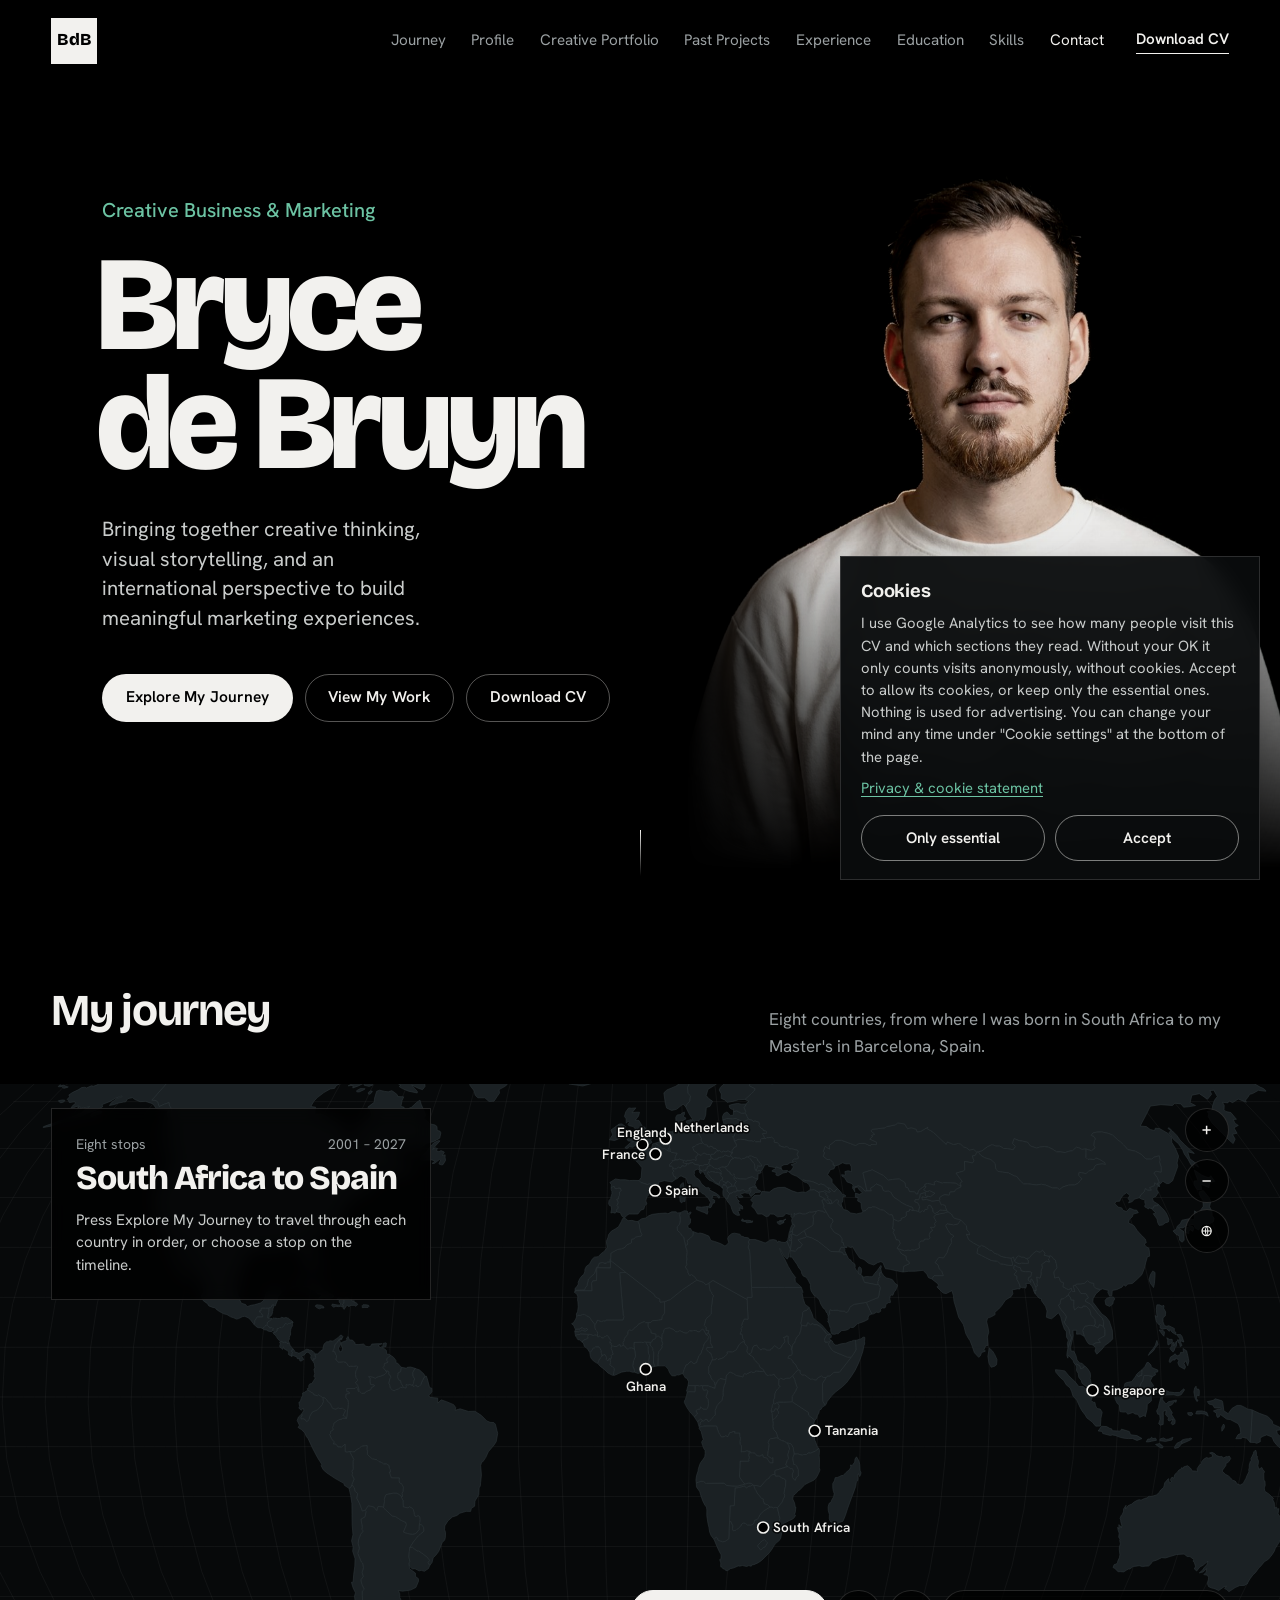
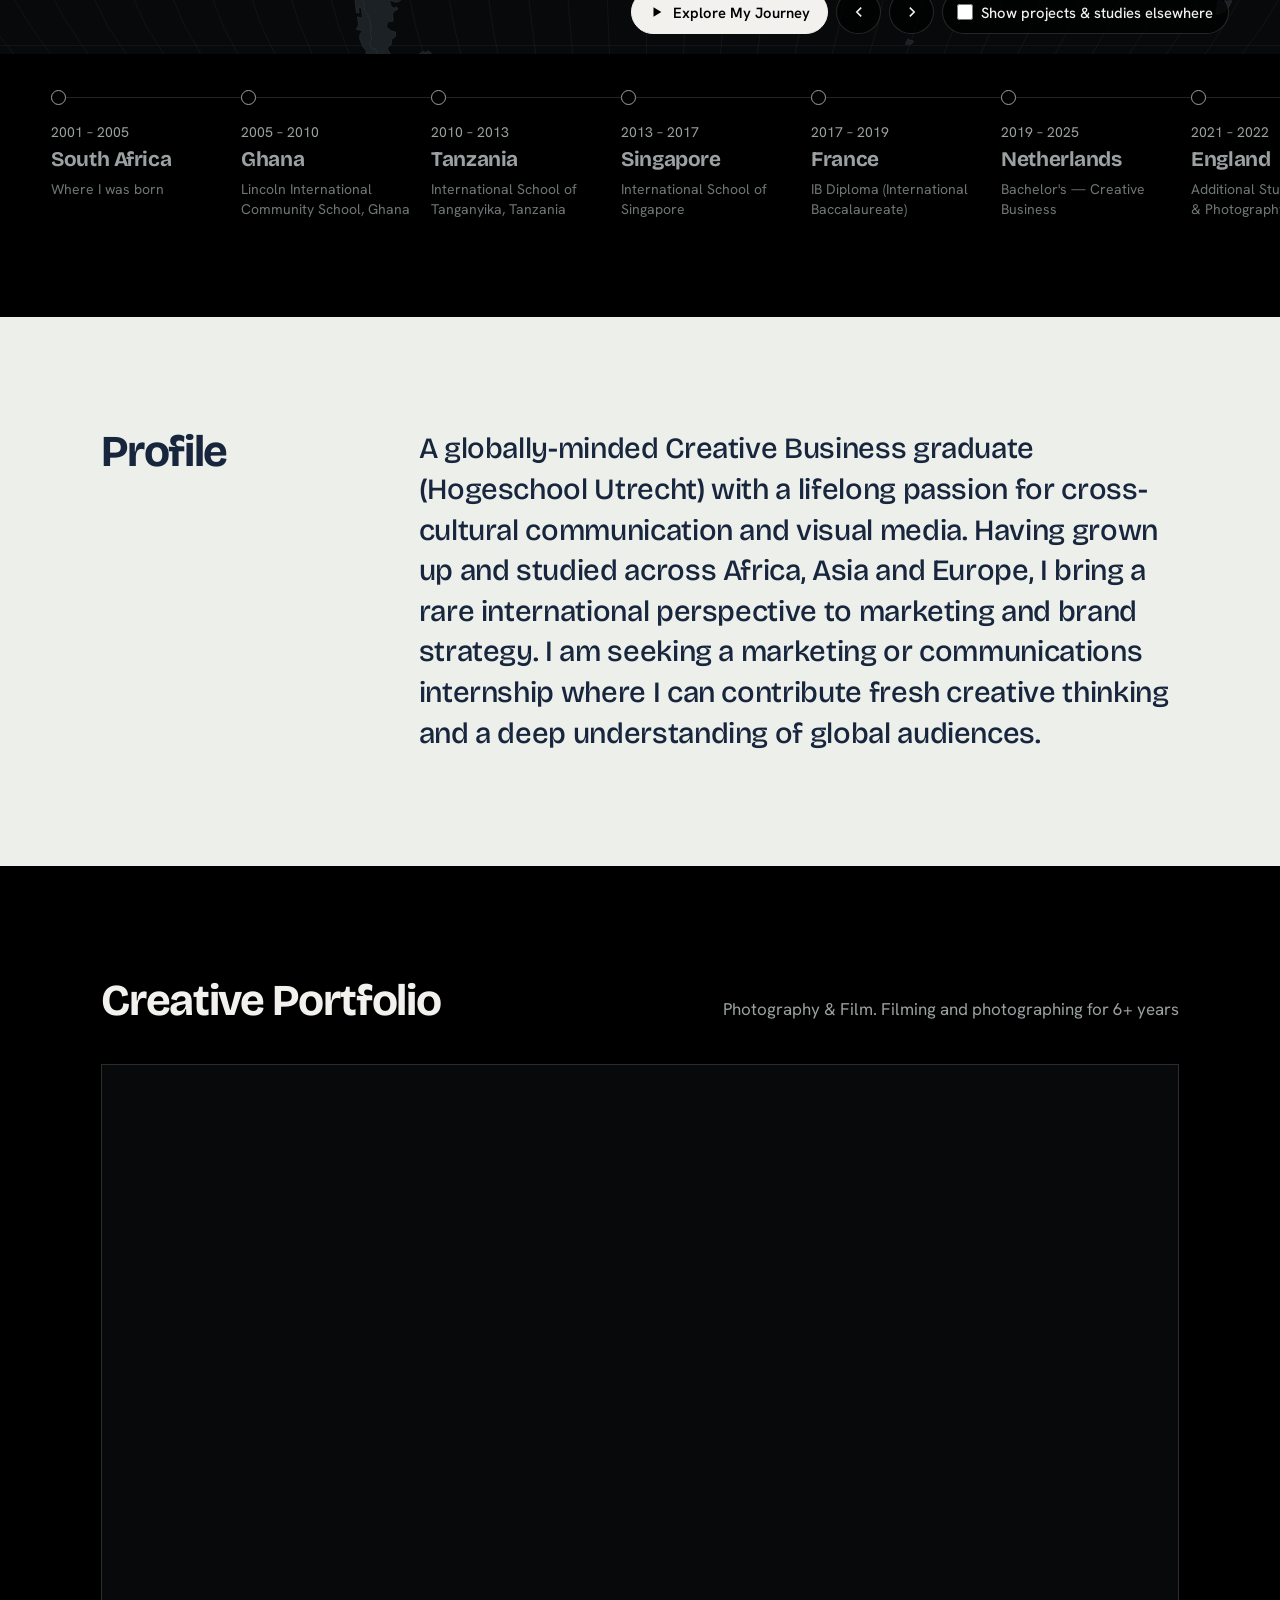
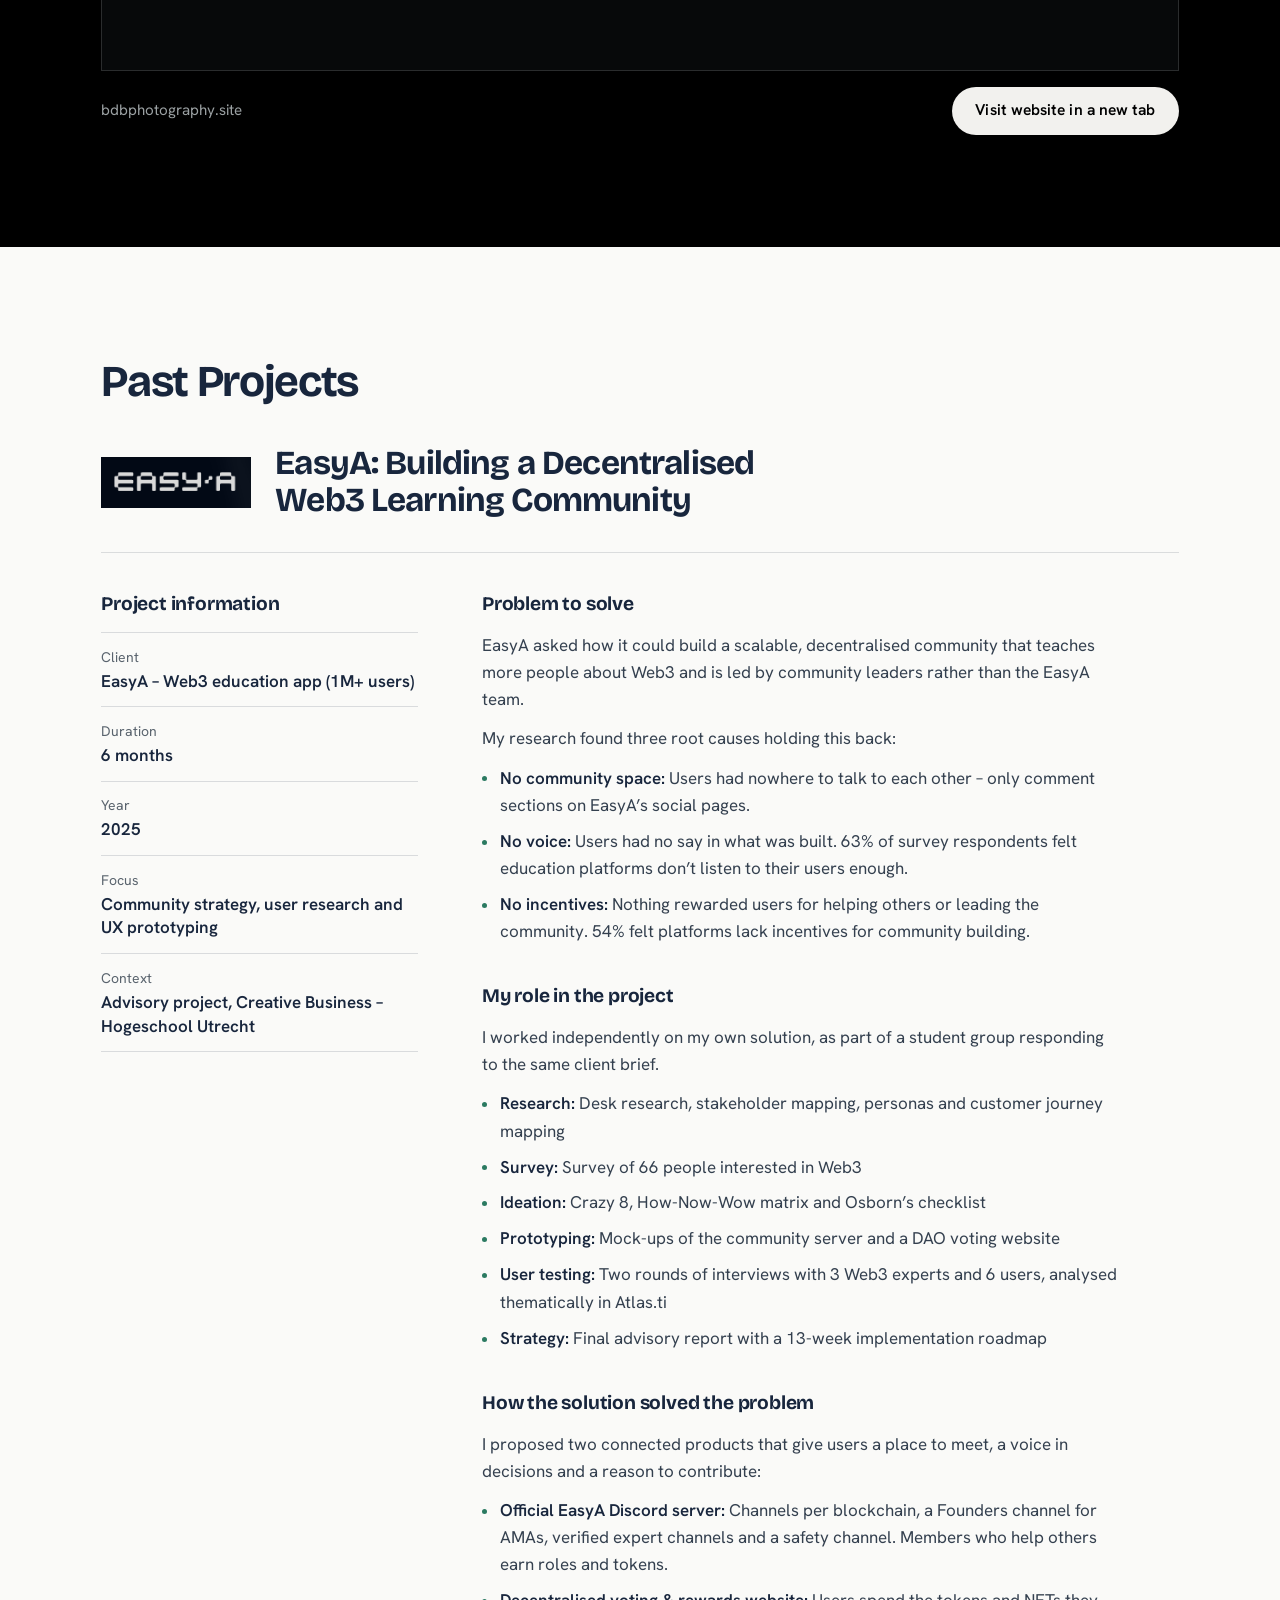
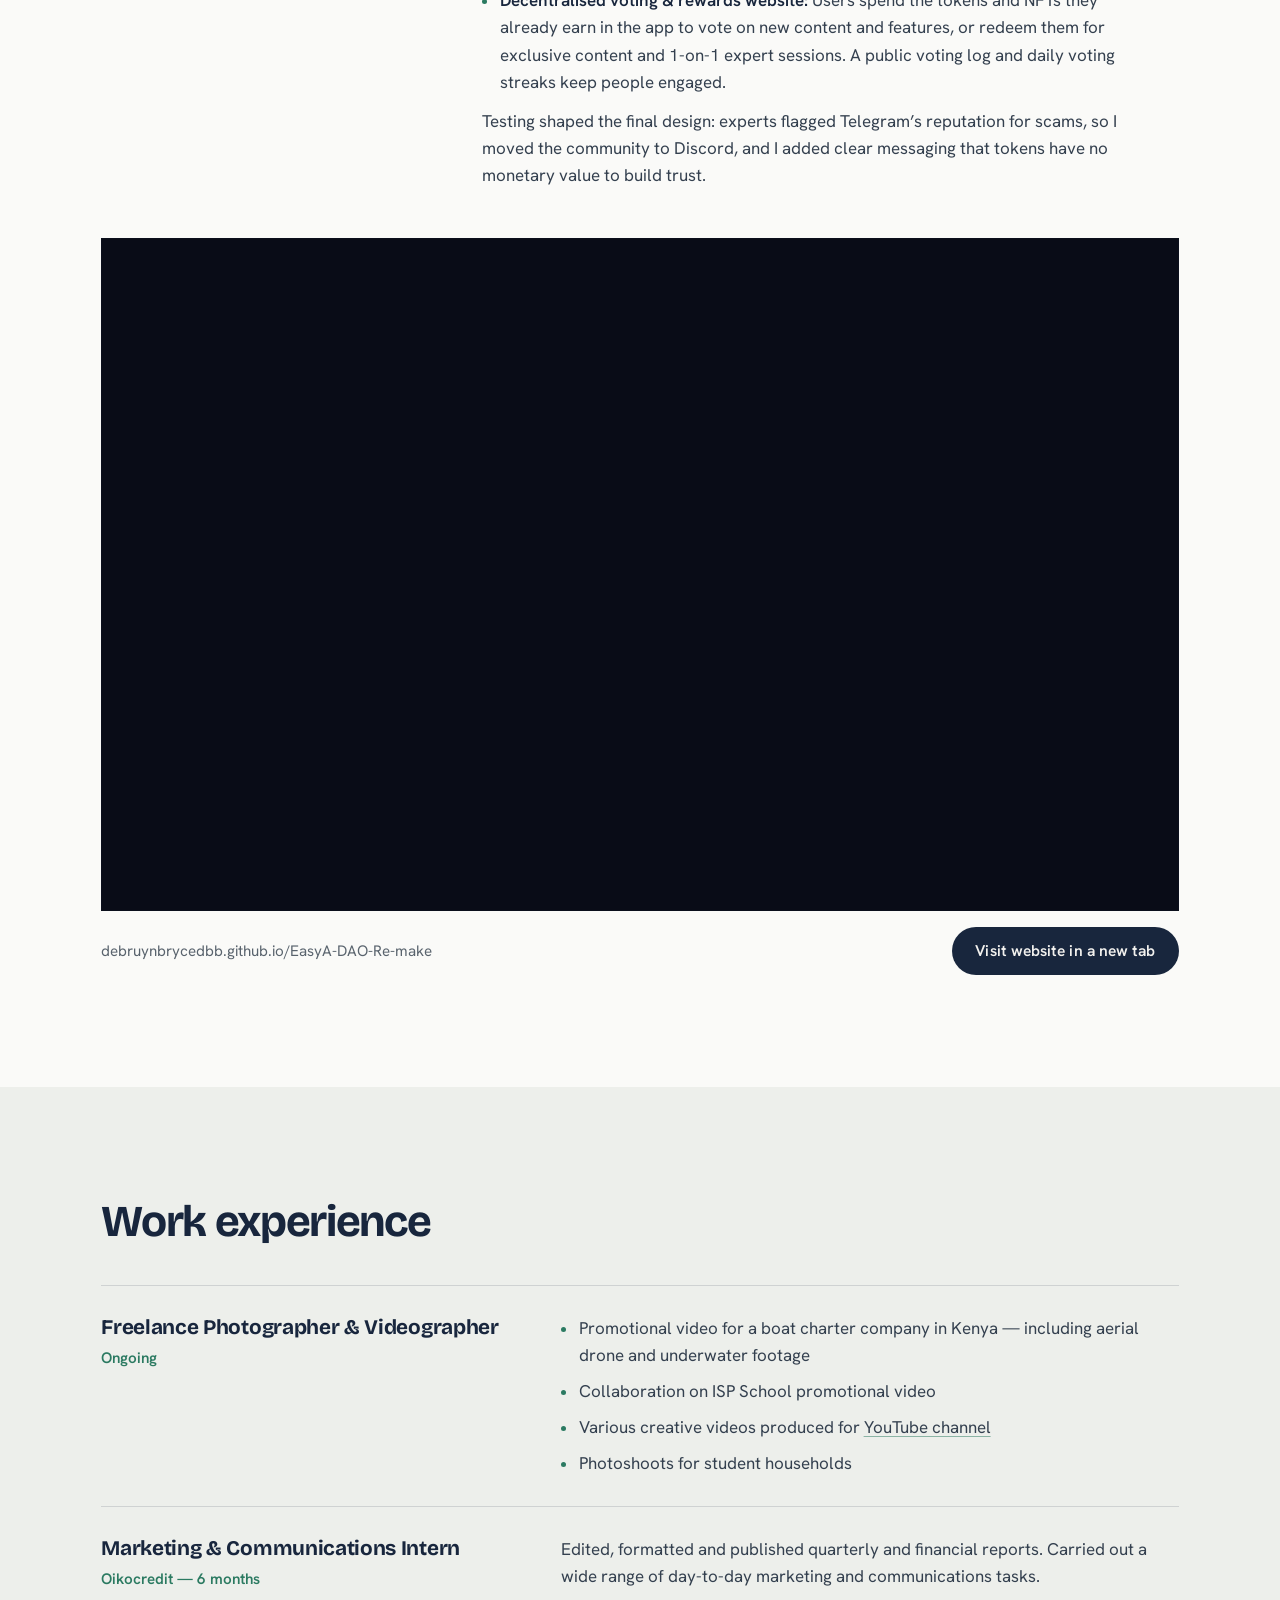
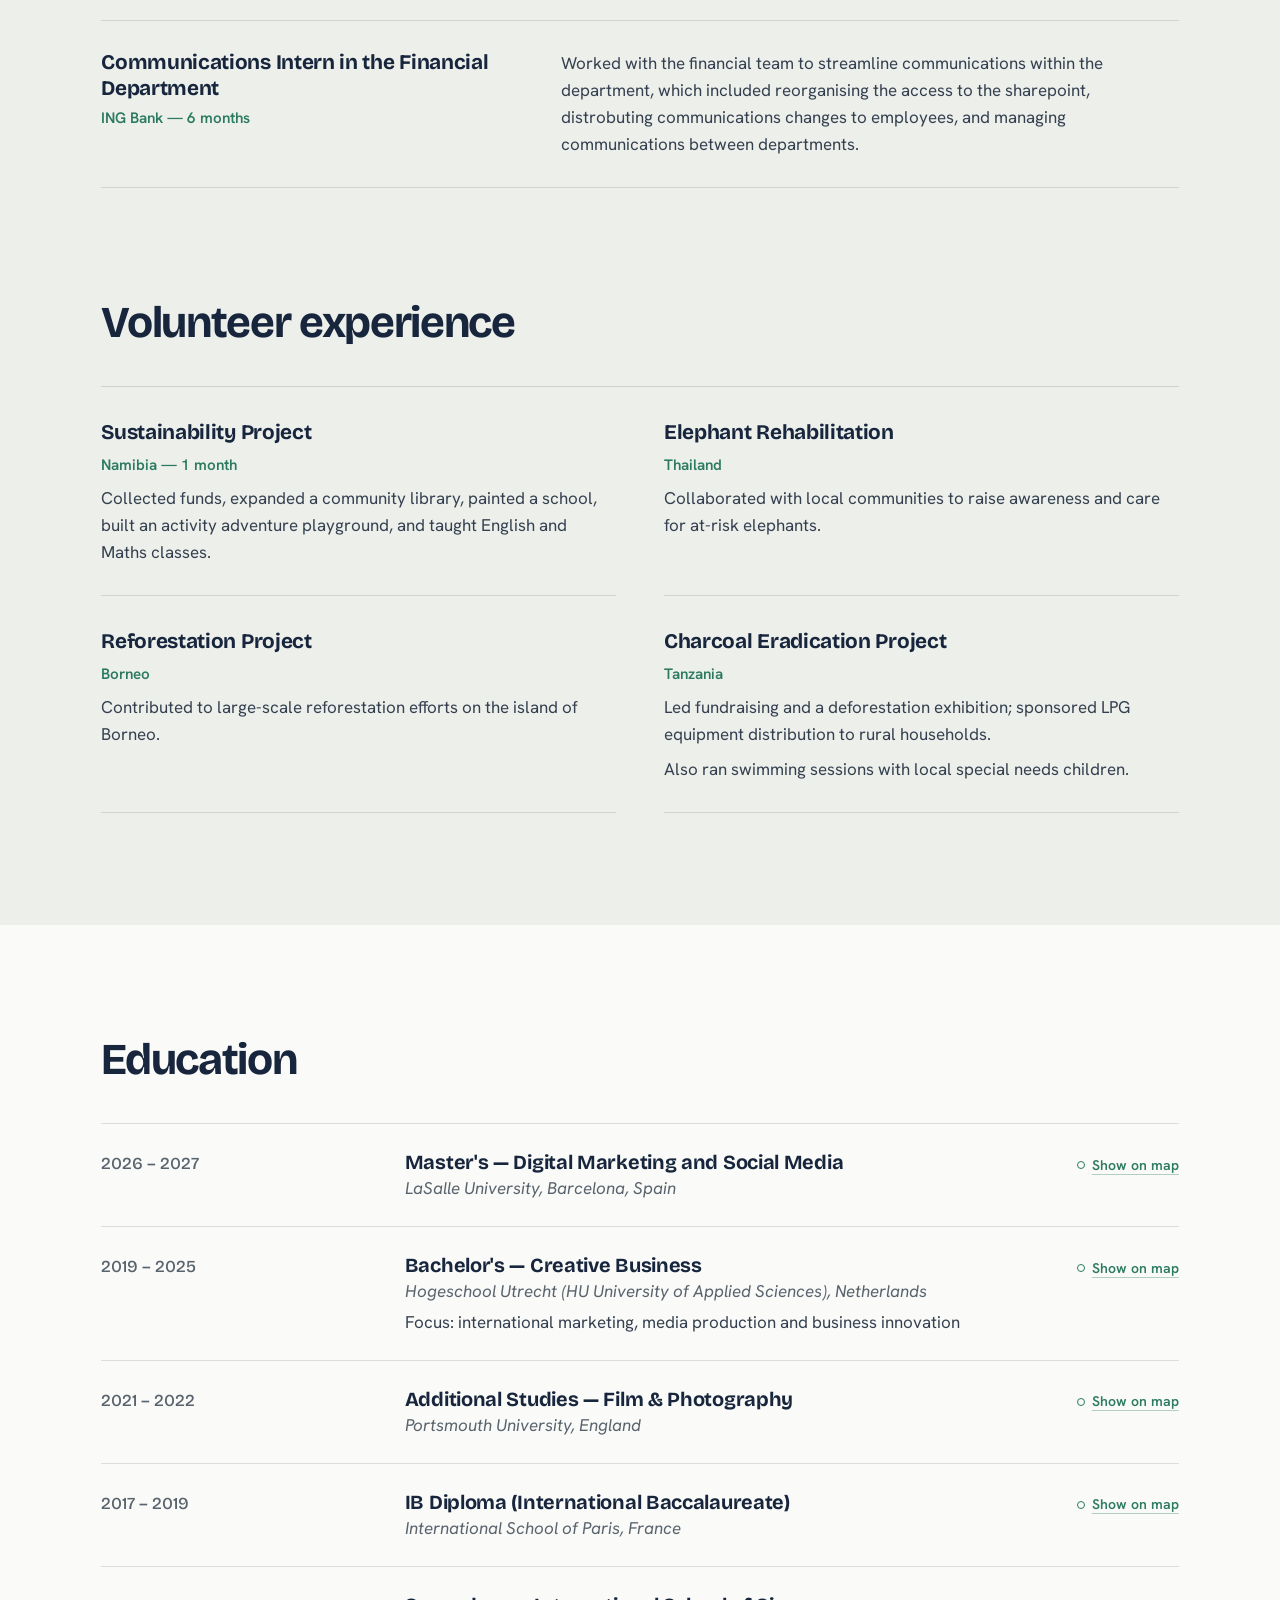
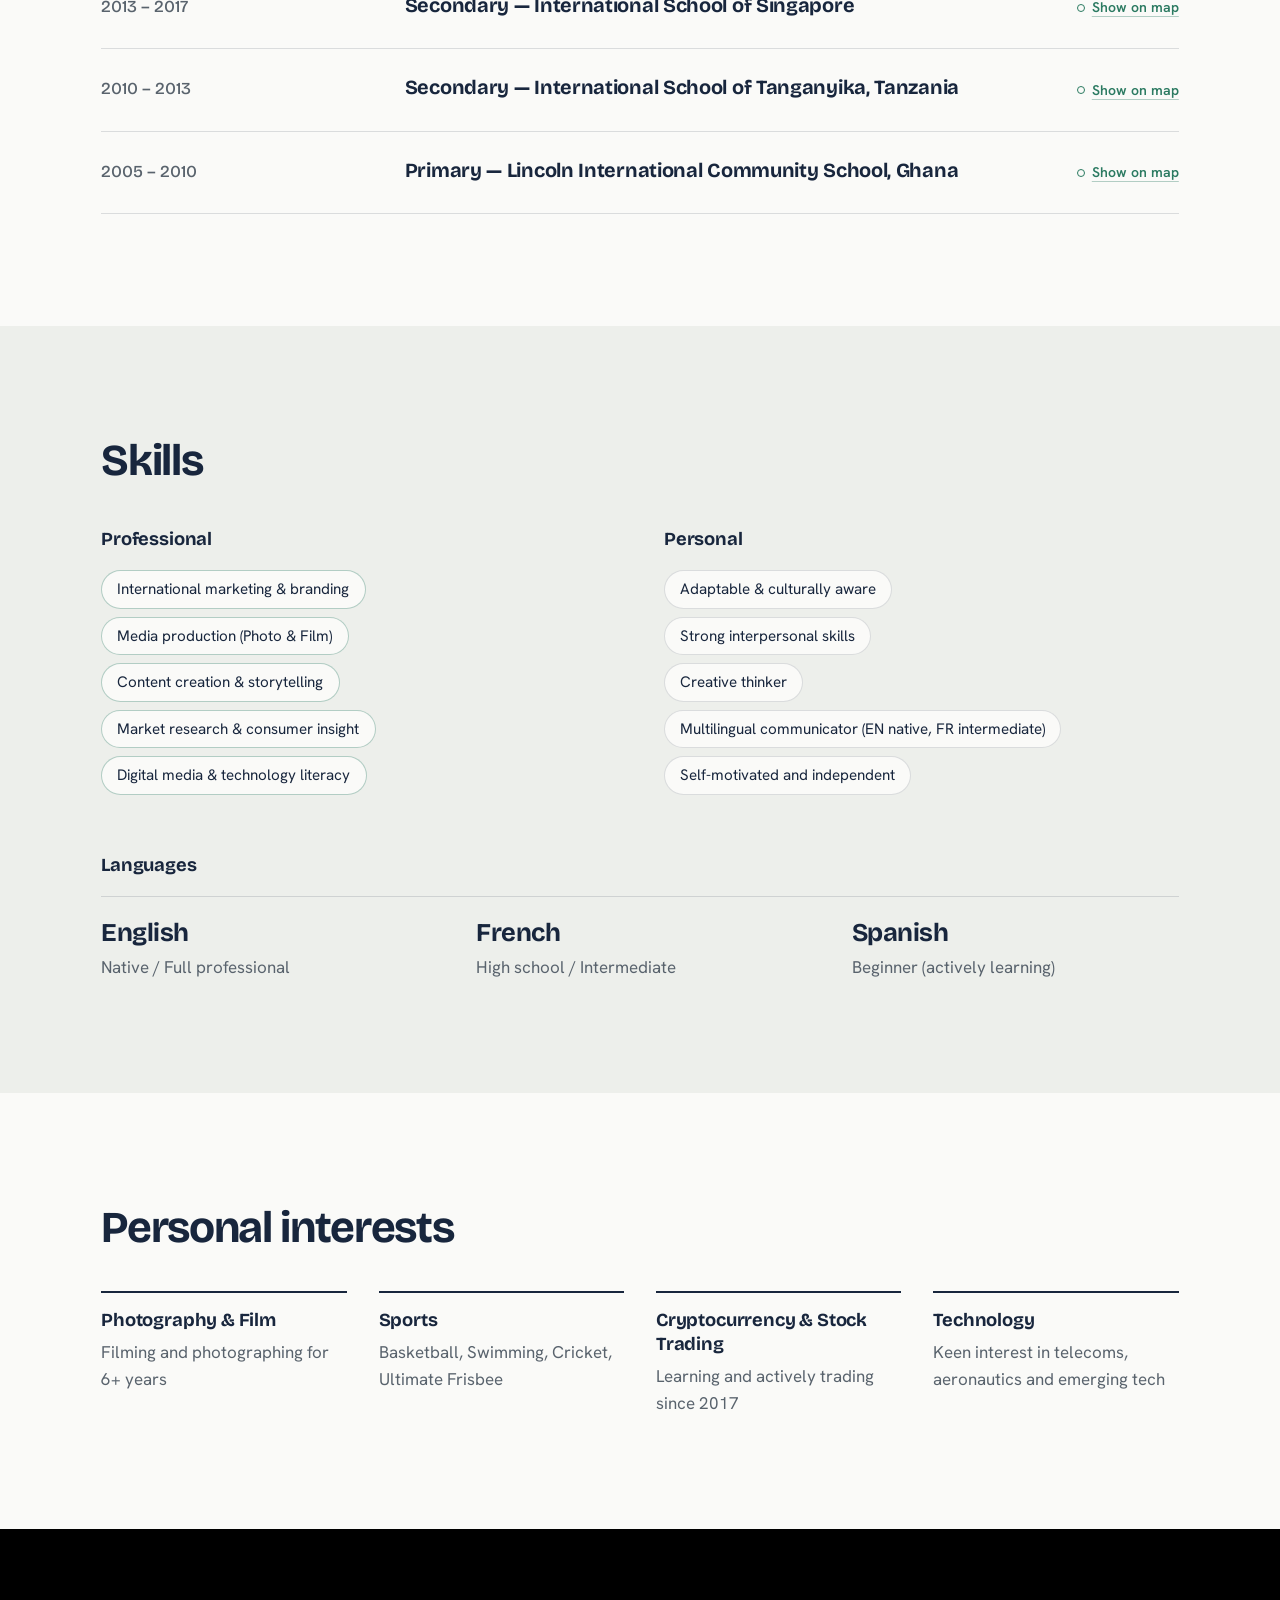
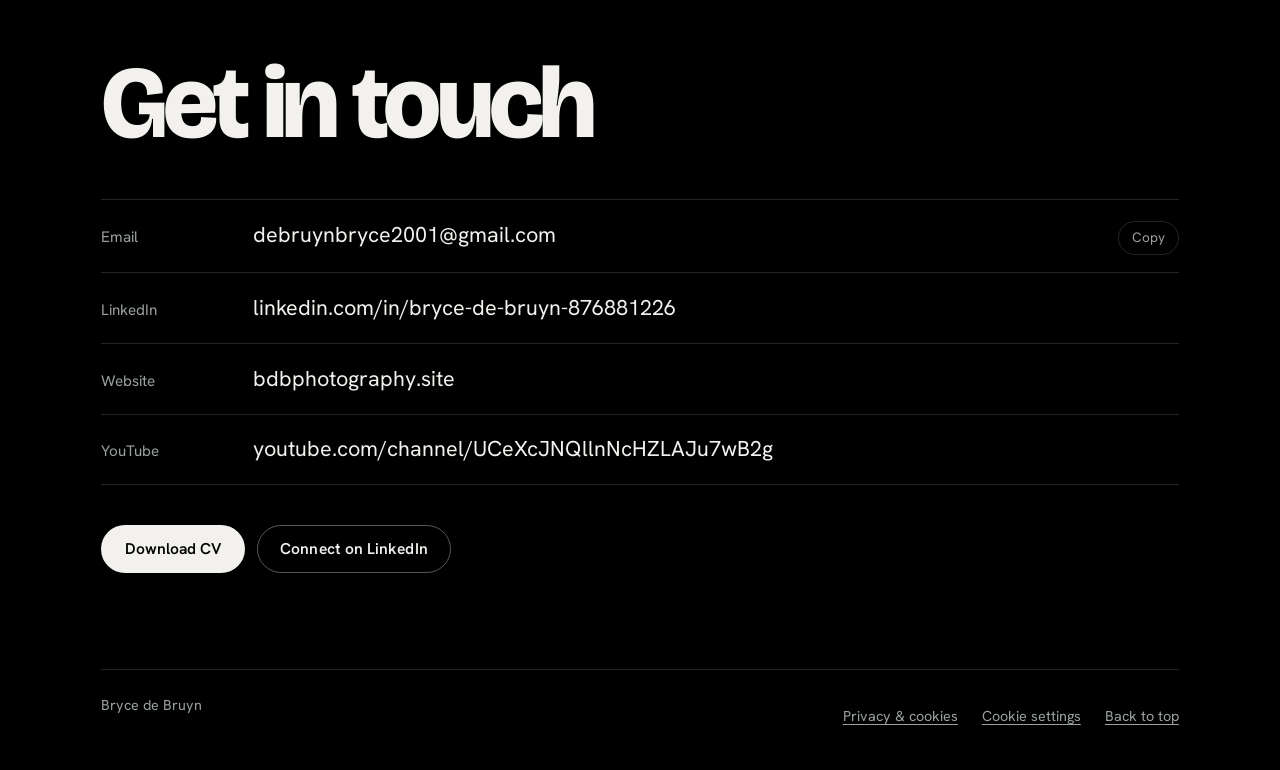
<file: index.html>
<!doctype html>
<html lang="en">
<head>
  <meta charset="utf-8">
  <meta name="viewport" content="width=device-width, initial-scale=1">
  <title>Bryce de Bruyn | Creative Business &amp; Marketing</title>
  <meta name="description" content="Interactive CV of Bryce de Bruyn, Creative Business &amp; Marketing. Bringing together creative thinking, visual storytelling, and an international perspective to build meaningful marketing experiences.">
  <meta property="og:title" content="Bryce de Bruyn | Creative Business &amp; Marketing">
  <meta property="og:description" content="Bringing together creative thinking, visual storytelling, and an international perspective to build meaningful marketing experiences.">
  <meta property="og:image" content="assets/headshot.jpg">
  <link rel="icon" href="data:image/svg+xml,%3Csvg xmlns='http://www.w3.org/2000/svg' viewBox='0 0 64 64'%3E%3Crect width='64' height='64' fill='%23000'/%3E%3Ctext x='32' y='42' font-family='Arial,sans-serif' font-weight='700' font-size='26' text-anchor='middle' fill='%23f2f1ee'%3EBdB%3C/text%3E%3C/svg%3E">
  <link rel="preconnect" href="https://fonts.googleapis.com">
  <link rel="preconnect" href="https://fonts.gstatic.com" crossorigin>
  <link href="https://fonts.googleapis.com/css2?family=Bricolage+Grotesque:opsz,wght@12..96,500;12..96,700;12..96,800&family=Hanken+Grotesk:ital,wght@0,400;0,500;0,600;1,400&display=swap" rel="stylesheet">
  <link rel="stylesheet" href="styles.css?v=2">
  <!-- Google Analytics 4 via the Google tag GTM-M8CN4MBB, Consent Mode v2.
       Always loads with cookies off (anonymous, cookieless pings);
       "Accept" in the cookie banner (consent.js) turns analytics cookies on. Ad storage stays off. -->
  <script src="consent.js?v=2"></script>
  <script>
    /* Always open at the top of the page: drop any #section left in the address bar
       and stop the browser restoring an old scroll position. */
    if ("scrollRestoration" in history) history.scrollRestoration = "manual";
    if (location.hash) history.replaceState(null, "", location.pathname + location.search);
  </script>
</head>
<body>
  <a class="skip" href="#main">Skip to content</a>

  <header class="nav" id="top">
    <a class="nav__mark" href="#hero" aria-label="Bryce de Bruyn, back to top">BdB</a>
    <nav class="nav__links" aria-label="Sections">
      <a href="#journey">Journey</a>
      <a href="#profile">Profile</a>
      <a href="#work">Creative Portfolio</a>
      <a href="#projects">Past Projects</a>
      <a href="#experience">Experience</a>
      <a href="#education">Education</a>
      <a href="#skills">Skills</a>
      <a href="#contact">Contact</a>
    </nav>
    <a class="nav__cv" href="assets/Bryce_de_Bruyn_CV.pdf" download="Bryce_de_Bruyn_CV.pdf">Download CV</a>
    <button class="nav__toggle" type="button" aria-expanded="false" aria-controls="mobile-menu" aria-label="Open menu">
      <span></span><span></span>
    </button>
  </header>

  <div class="mobile-menu" id="mobile-menu" hidden>
    <a href="#journey">Journey</a>
    <a href="#profile">Profile</a>
    <a href="#work">Creative Portfolio</a>
    <a href="#projects">Past Projects</a>
    <a href="#experience">Experience</a>
    <a href="#education">Education</a>
    <a href="#skills">Skills</a>
    <a href="#contact">Contact</a>
    <a href="assets/Bryce_de_Bruyn_CV.pdf" download="Bryce_de_Bruyn_CV.pdf">Download CV</a>
  </div>

  <main id="main">
    <!-- HERO -->
    <section class="hero" id="hero">
      <div class="hero__photo">
        <img src="assets/headshot.jpg" alt="Portrait of Bryce de Bruyn" width="896" height="1200" fetchpriority="high">
      </div>
      <div class="hero__text">
        <p class="hero__role">Creative Business &amp; Marketing</p>
        <h1 class="hero__name">Bryce<br>de Bruyn</h1>
        <p class="hero__lede">Bringing together creative thinking, visual storytelling, and an international perspective to build meaningful marketing experiences.</p>
        <div class="hero__actions">
          <a class="btn btn--light" href="#journey" data-action="explore">Explore My Journey</a>
          <a class="btn btn--ghost" href="#work">View My Work</a>
          <a class="btn btn--ghost" href="assets/Bryce_de_Bruyn_CV.pdf" download="Bryce_de_Bruyn_CV.pdf">Download CV</a>
        </div>
      </div>
      <a class="hero__scroll" href="#journey" aria-label="Scroll to my journey"><span></span></a>
    </section>

    <!-- JOURNEY -->
    <section class="journey" id="journey" aria-labelledby="journey-title">
      <div class="journey__head">
        <h2 id="journey-title">My journey</h2>
        <p>Eight countries, from where I was born in South Africa to my Master's in Barcelona, Spain.</p>
      </div>

      <div class="journey__stage">
        <div class="map" id="map" role="group" aria-label="World map showing the countries Bryce has lived and studied in: South Africa, Ghana, Tanzania, Singapore, France, the Netherlands, England and Spain">
          <svg id="map-svg"></svg>
          <p class="map__fallback" hidden>The map could not load. The timeline below lists every stop.</p>
          <div class="map__zoom" aria-label="Map zoom">
            <button class="ctl ctl--icon" type="button" id="zoom-in" aria-label="Zoom in">
              <svg viewBox="0 0 16 16" aria-hidden="true"><path d="M8 3v10M3 8h10" fill="none" stroke="currentColor" stroke-width="1.8"/></svg>
            </button>
            <button class="ctl ctl--icon" type="button" id="zoom-out" aria-label="Zoom out">
              <svg viewBox="0 0 16 16" aria-hidden="true"><path d="M3 8h10" fill="none" stroke="currentColor" stroke-width="1.8"/></svg>
            </button>
            <button class="ctl ctl--icon" type="button" id="zoom-reset" aria-label="Show the whole journey">
              <svg viewBox="0 0 16 16" aria-hidden="true"><circle cx="8" cy="8" r="5.5" fill="none" stroke="currentColor" stroke-width="1.6"/><path d="M2.5 8h11M8 2.5c-2 2-2 9 0 11M8 2.5c2 2 2 9 0 11" fill="none" stroke="currentColor" stroke-width="1.2"/></svg>
            </button>
          </div>
          <p class="map__hint" aria-live="polite"></p>
        </div>

        <article class="stop-card" id="stop-card" aria-live="polite">
          <!-- filled by script.js -->
        </article>

        <div class="map__controls">
          <button class="ctl ctl--play" type="button" id="play">
            <svg viewBox="0 0 16 16" aria-hidden="true" class="i-play"><path d="M4 2.5v11l9-5.5z"/></svg>
            <svg viewBox="0 0 16 16" aria-hidden="true" class="i-pause"><path d="M4 2.5h3v11H4zM9 2.5h3v11H9z"/></svg>
            <span>Explore My Journey</span>
          </button>
          <button class="ctl" type="button" id="prev" aria-label="Previous stop">
            <svg viewBox="0 0 16 16" aria-hidden="true"><path d="M10.5 3 5.5 8l5 5" fill="none" stroke="currentColor" stroke-width="1.8"/></svg>
          </button>
          <button class="ctl" type="button" id="next" aria-label="Next stop">
            <svg viewBox="0 0 16 16" aria-hidden="true"><path d="m5.5 3 5 5-5 5" fill="none" stroke="currentColor" stroke-width="1.8"/></svg>
          </button>
          <label class="ctl ctl--toggle">
            <input type="checkbox" id="elsewhere">
            <span>Show projects &amp; studies elsewhere</span>
          </label>
        </div>
      </div>

      <ol class="timeline" id="timeline" aria-label="Timeline">
        <!-- filled by script.js -->
      </ol>
    </section>

    <!-- PROFILE -->
    <section class="section section--paper" id="profile" aria-labelledby="profile-title">
      <div class="wrap profile">
        <h2 id="profile-title">Profile</h2>
        <p class="profile__text">A globally-minded Creative Business graduate (Hogeschool Utrecht) with a lifelong passion for cross-cultural communication and visual media. Having grown up and studied across Africa, Asia and Europe, I bring a rare international perspective to marketing and brand strategy. I am seeking a marketing or communications internship where I can contribute fresh creative thinking and a deep understanding of global audiences.</p>
      </div>
    </section>

    <!-- CREATIVE PORTFOLIO -->
    <section class="section section--dark" id="work" aria-labelledby="work-title">
      <div class="wrap">
        <div class="section__head">
          <h2 id="work-title">Creative Portfolio</h2>
          <p>Photography &amp; Film. Filming and photographing for 6+ years</p>
        </div>

        <!-- data-embed holds the address of the photography globe website shown here. -->
        <figure class="embed" id="portfolio-embed" data-embed="https://bdbphotography.site">
          <div class="embed__frame"></div>
          <div class="embed__fallback">
            <p class="embed__title">Photography &amp; film</p>
            <div class="embed__links">
              <a class="btn btn--light" href="https://bdbphotography.site" target="_blank" rel="noopener">Visit bdbphotography.site</a>
              <a class="btn btn--ghost" href="https://www.youtube.com/channel/UCeXcJNQllnNcHZLAJu7wB2g" target="_blank" rel="noopener">Watch on YouTube</a>
            </div>
          </div>
          <figcaption class="embed__cap" hidden>
            <span>bdbphotography.site</span>
            <a class="btn btn--light" href="https://bdbphotography.site" target="_blank" rel="noopener" id="embed-open">Visit website in a new tab</a>
          </figcaption>
        </figure>

      </div>
    </section>

    <!-- PAST PROJECTS -->
    <section class="section section--white" id="projects" aria-labelledby="projects-title">
      <div class="wrap">
        <div class="section__head">
          <h2 id="projects-title">Past Projects</h2>
        </div>

        <article class="project">
          <header class="project__head">
            <img class="project__logo" src="assets/easya-logo.png" alt="EasyA logo" width="348" height="120">
            <h3 class="project__title">EasyA: Building a Decentralised Web3 Learning Community</h3>
          </header>

          <div class="project__grid">
            <aside class="project__info" aria-labelledby="project-info-title">
              <h4 id="project-info-title">Project information</h4>
              <dl>
                <div><dt>Client</dt><dd>EasyA – Web3 education app (1M+ users)</dd></div>
                <div><dt>Duration</dt><dd>6 months</dd></div>
                <div><dt>Year</dt><dd>2025</dd></div>
                <div><dt>Focus</dt><dd>Community strategy, user research and UX prototyping</dd></div>
                <div><dt>Context</dt><dd>Advisory project, Creative Business – Hogeschool Utrecht</dd></div>
              </dl>
            </aside>

            <div class="project__body">
              <section class="project__part" aria-labelledby="project-problem">
                <h4 id="project-problem">Problem to solve</h4>
                <p>EasyA asked how it could build a scalable, decentralised community that teaches more people about Web3 and is led by community leaders rather than the EasyA team.</p>
                <p>My research found three root causes holding this back:</p>
                <ul class="bullets">
                  <li><strong>No community space:</strong> Users had nowhere to talk to each other – only comment sections on EasyA’s social pages.</li>
                  <li><strong>No voice:</strong> Users had no say in what was built. 63% of survey respondents felt education platforms don’t listen to their users enough.</li>
                  <li><strong>No incentives:</strong> Nothing rewarded users for helping others or leading the community. 54% felt platforms lack incentives for community building.</li>
                </ul>
              </section>

              <section class="project__part" aria-labelledby="project-role">
                <h4 id="project-role">My role in the project</h4>
                <p>I worked independently on my own solution, as part of a student group responding to the same client brief.</p>
                <ul class="bullets">
                  <li><strong>Research:</strong> Desk research, stakeholder mapping, personas and customer journey mapping</li>
                  <li><strong>Survey:</strong> Survey of 66 people interested in Web3</li>
                  <li><strong>Ideation:</strong> Crazy 8, How-Now-Wow matrix and Osborn’s checklist</li>
                  <li><strong>Prototyping:</strong> Mock-ups of the community server and a DAO voting website</li>
                  <li><strong>User testing:</strong> Two rounds of interviews with 3 Web3 experts and 6 users, analysed thematically in Atlas.ti</li>
                  <li><strong>Strategy:</strong> Final advisory report with a 13-week implementation roadmap</li>
                </ul>
              </section>

              <section class="project__part" aria-labelledby="project-solution">
                <h4 id="project-solution">How the solution solved the problem</h4>
                <p>I proposed two connected products that give users a place to meet, a voice in decisions and a reason to contribute:</p>
                <ul class="bullets">
                  <li><strong>Official EasyA Discord server:</strong> Channels per blockchain, a Founders channel for AMAs, verified expert channels and a safety channel. Members who help others earn roles and tokens.</li>
                  <li><strong>Decentralised voting &amp; rewards website:</strong> Users spend the tokens and NFTs they already earn in the app to vote on new content and features, or redeem them for exclusive content and 1-on-1 expert sessions. A public voting log and daily voting streaks keep people engaged.</li>
                </ul>
                <p>Testing shaped the final design: experts flagged Telegram’s reputation for scams, so I moved the community to Discord, and I added clear messaging that tokens have no monetary value to build trust.</p>
              </section>
            </div>
          </div>

          <figure class="embed embed--project" data-embed="https://debruynbrycedbb.github.io/EasyA-DAO-Re-make/index.html" data-title="EasyA DAO voting website">
            <div class="embed__frame"></div>
            <div class="embed__fallback">
              <p class="embed__title">EasyA DAO voting website</p>
              <div class="embed__links">
                <a class="btn btn--light" href="https://debruynbrycedbb.github.io/EasyA-DAO-Re-make/index.html" target="_blank" rel="noopener">Visit website in a new tab</a>
              </div>
            </div>
            <figcaption class="embed__cap" hidden>
              <span>debruynbrycedbb.github.io/EasyA-DAO-Re-make</span>
              <a class="btn btn--dark" href="https://debruynbrycedbb.github.io/EasyA-DAO-Re-make/index.html" target="_blank" rel="noopener">Visit website in a new tab</a>
            </figcaption>
          </figure>
        </article>
      </div>
    </section>

    <!-- EXPERIENCE -->
    <section class="section section--paper" id="experience" aria-labelledby="experience-title">
      <div class="wrap">
        <div class="section__head">
          <h2 id="experience-title">Work experience</h2>
        </div>
        <ol class="entries">
          <li class="entry">
            <div class="entry__head">
              <h3>Freelance Photographer &amp; Videographer</h3>
              <p class="meta">Ongoing</p>
            </div>
            <ul class="entry__body bullets">
              <li>Promotional video for a boat charter company in Kenya — including aerial drone and underwater footage</li>
              <li>Collaboration on ISP School promotional video</li>
              <li>Various creative videos produced for <a href="https://www.youtube.com/channel/UCeXcJNQllnNcHZLAJu7wB2g" target="_blank" rel="noopener">YouTube channel</a></li>
              <li>Photoshoots for student households</li>
            </ul>
          </li>
          <li class="entry">
            <div class="entry__head">
              <h3>Marketing &amp; Communications Intern</h3>
              <p class="meta">Oikocredit — 6 months</p>
            </div>
            <p class="entry__body">Edited, formatted and published quarterly and financial reports. Carried out a wide range of day-to-day marketing and communications tasks.</p>
          </li>
          <li class="entry">
            <div class="entry__head">
              <h3>Communications Intern in the Financial Department</h3>
              <p class="meta">ING Bank — 6 months</p>
            </div>
            <p class="entry__body">Worked with the financial team to streamline communications within the department, which included reorganising the access to the sharepoint, distrobuting communications changes to employees, and managing communications between departments.</p>
          </li>
        </ol>
      </div>
    </section>

    <!-- VOLUNTEER -->
    <section class="section section--paper section--tight" id="volunteer" aria-labelledby="volunteer-title">
      <div class="wrap">
        <div class="section__head">
          <h2 id="volunteer-title">Volunteer experience</h2>
        </div>
        <ul class="vol">
          <li class="vol__item">
            <h3>Sustainability Project</h3>
            <p class="meta">Namibia — 1 month</p>
            <p>Collected funds, expanded a community library, painted a school, built an activity adventure playground, and taught English and Maths classes.</p>
          </li>
          <li class="vol__item">
            <h3>Elephant Rehabilitation</h3>
            <p class="meta">Thailand</p>
            <p>Collaborated with local communities to raise awareness and care for at-risk elephants.</p>
          </li>
          <li class="vol__item">
            <h3>Reforestation Project</h3>
            <p class="meta">Borneo</p>
            <p>Contributed to large-scale reforestation efforts on the island of Borneo.</p>
          </li>
          <li class="vol__item">
            <h3>Charcoal Eradication Project</h3>
            <p class="meta">Tanzania</p>
            <p>Led fundraising and a deforestation exhibition; sponsored LPG equipment distribution to rural households.</p>
            <p>Also ran swimming sessions with local special needs children.</p>
          </li>
        </ul>
      </div>
    </section>

    <!-- EDUCATION -->
    <section class="section section--white" id="education" aria-labelledby="education-title">
      <div class="wrap">
        <div class="section__head">
          <h2 id="education-title">Education</h2>
        </div>
        <ol class="edu">
          <li class="edu__item">
            <p class="edu__years">2026 – 2027</p>
            <div>
              <h3>Master's — Digital Marketing and Social Media</h3>
              <p class="edu__school">LaSalle University, Barcelona, Spain</p>
            </div>
            <button class="pin" type="button" data-stop="7">Show on map</button>
          </li>
          <li class="edu__item">
            <p class="edu__years">2019 – 2025</p>
            <div>
              <h3>Bachelor's — Creative Business</h3>
              <p class="edu__school">Hogeschool Utrecht (HU University of Applied Sciences), Netherlands</p>
              <p>Focus: international marketing, media production and business innovation</p>
            </div>
            <button class="pin" type="button" data-stop="5">Show on map</button>
          </li>
          <li class="edu__item">
            <p class="edu__years">2021 – 2022</p>
            <div>
              <h3>Additional Studies — Film &amp; Photography</h3>
              <p class="edu__school">Portsmouth University, England</p>
            </div>
            <button class="pin" type="button" data-stop="6">Show on map</button>
          </li>
          <li class="edu__item">
            <p class="edu__years">2017 – 2019</p>
            <div>
              <h3>IB Diploma (International Baccalaureate)</h3>
              <p class="edu__school">International School of Paris, France</p>
            </div>
            <button class="pin" type="button" data-stop="4">Show on map</button>
          </li>
          <li class="edu__item">
            <p class="edu__years">2013 – 2017</p>
            <div>
              <h3>Secondary — International School of Singapore</h3>
            </div>
            <button class="pin" type="button" data-stop="3">Show on map</button>
          </li>
          <li class="edu__item">
            <p class="edu__years">2010 – 2013</p>
            <div>
              <h3>Secondary — International School of Tanganyika, Tanzania</h3>
            </div>
            <button class="pin" type="button" data-stop="2">Show on map</button>
          </li>
          <li class="edu__item">
            <p class="edu__years">2005 – 2010</p>
            <div>
              <h3>Primary — Lincoln International Community School, Ghana</h3>
            </div>
            <button class="pin" type="button" data-stop="1">Show on map</button>
          </li>
        </ol>
      </div>
    </section>

    <!-- SKILLS & LANGUAGES -->
    <section class="section section--paper" id="skills" aria-labelledby="skills-title">
      <div class="wrap">
        <div class="section__head">
          <h2 id="skills-title">Skills</h2>
        </div>
        <div class="skills">
          <div class="skills__col">
            <h3>Professional</h3>
            <ul class="chips">
              <li>International marketing &amp; branding</li>
              <li>Media production (Photo &amp; Film)</li>
              <li>Content creation &amp; storytelling</li>
              <li>Market research &amp; consumer insight</li>
              <li>Digital media &amp; technology literacy</li>
            </ul>
          </div>
          <div class="skills__col">
            <h3>Personal</h3>
            <ul class="chips">
              <li>Adaptable &amp; culturally aware</li>
              <li>Strong interpersonal skills</li>
              <li>Creative thinker</li>
              <li>Multilingual communicator (EN native, FR intermediate)</li>
              <li>Self-motivated and independent</li>
            </ul>
          </div>
        </div>

        <h3 class="sub" id="languages">Languages</h3>
        <ul class="langs">
          <li><span class="langs__name">English</span><span class="langs__lvl">Native / Full professional</span></li>
          <li><span class="langs__name">French</span><span class="langs__lvl">High school / Intermediate</span></li>
          <li><span class="langs__name">Spanish</span><span class="langs__lvl">Beginner (actively learning)</span></li>
        </ul>
      </div>
    </section>

    <!-- INTERESTS -->
    <section class="section section--white section--tight" id="interests" aria-labelledby="interests-title">
      <div class="wrap">
        <div class="section__head">
          <h2 id="interests-title">Personal interests</h2>
        </div>
        <ul class="interests">
          <li><h3>Photography &amp; Film</h3><p>Filming and photographing for 6+ years</p></li>
          <li><h3>Sports</h3><p>Basketball, Swimming, Cricket, Ultimate Frisbee</p></li>
          <li><h3>Cryptocurrency &amp; Stock Trading</h3><p>Learning and actively trading since 2017</p></li>
          <li><h3>Technology</h3><p>Keen interest in telecoms, aeronautics and emerging tech</p></li>
        </ul>
      </div>
    </section>

    <!-- CONTACT -->
    <section class="contact" id="contact" aria-labelledby="contact-title">
      <div class="wrap contact__inner">
        <h2 id="contact-title">Get in touch</h2>
        <ul class="contact__list">
          <li>
            <span class="contact__k">Email</span>
            <a href="mailto:debruynbryce2001@gmail.com">debruynbryce2001@gmail.com</a>
            <button class="copy" type="button" data-copy="debruynbryce2001@gmail.com">Copy</button>
          </li>
          <li>
            <span class="contact__k">LinkedIn</span>
            <a href="https://www.linkedin.com/in/bryce-de-bruyn-876881226" target="_blank" rel="noopener">linkedin.com/in/bryce-de-bruyn-876881226</a>
          </li>
          <li>
            <span class="contact__k">Website</span>
            <a href="https://bdbphotography.site" target="_blank" rel="noopener">bdbphotography.site</a>
          </li>
          <li>
            <span class="contact__k">YouTube</span>
            <a href="https://www.youtube.com/channel/UCeXcJNQllnNcHZLAJu7wB2g" target="_blank" rel="noopener">youtube.com/channel/UCeXcJNQllnNcHZLAJu7wB2g</a>
          </li>
        </ul>
        <div class="contact__actions">
          <a class="btn btn--light" href="assets/Bryce_de_Bruyn_CV.pdf" download="Bryce_de_Bruyn_CV.pdf">Download CV</a>
          <a class="btn btn--ghost" href="https://www.linkedin.com/in/bryce-de-bruyn-876881226" target="_blank" rel="noopener">Connect on LinkedIn</a>
        </div>
      </div>
      <footer class="wrap foot-wrap">
        <div class="foot">
          <p>Bryce de Bruyn</p>
          <div class="foot__links">
            <a href="privacy.html">Privacy &amp; cookies</a>
            <button class="foot__btn" type="button" data-consent-open>Cookie settings</button>
            <a href="#hero">Back to top</a>
          </div>
        </div>
      </footer>
    </section>
  </main>

  <div class="toast" id="toast" role="status" aria-live="polite"></div>

  <script src="assets/vendor/d3.min.js"></script>
  <script src="assets/vendor/topojson-client.min.js"></script>
  <script src="script.js?v=2"></script>
</body>
</html>
</file>
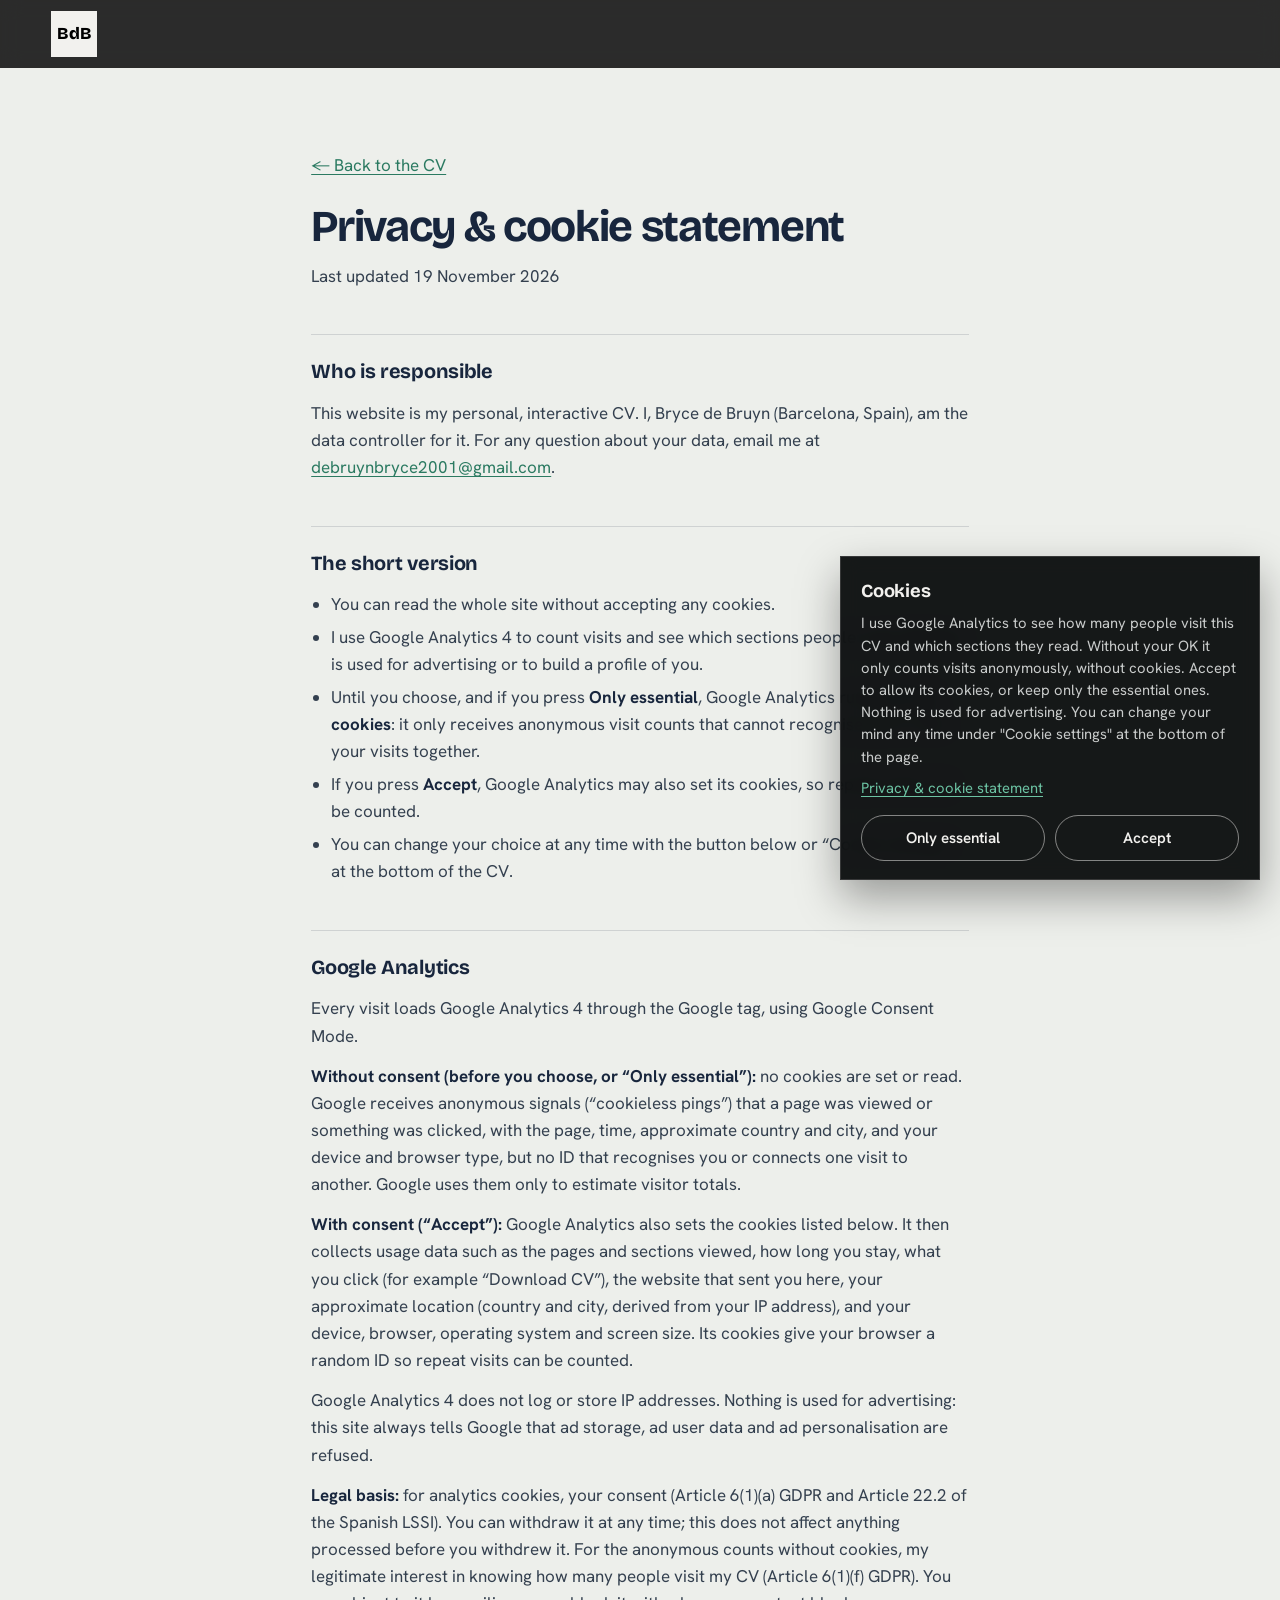
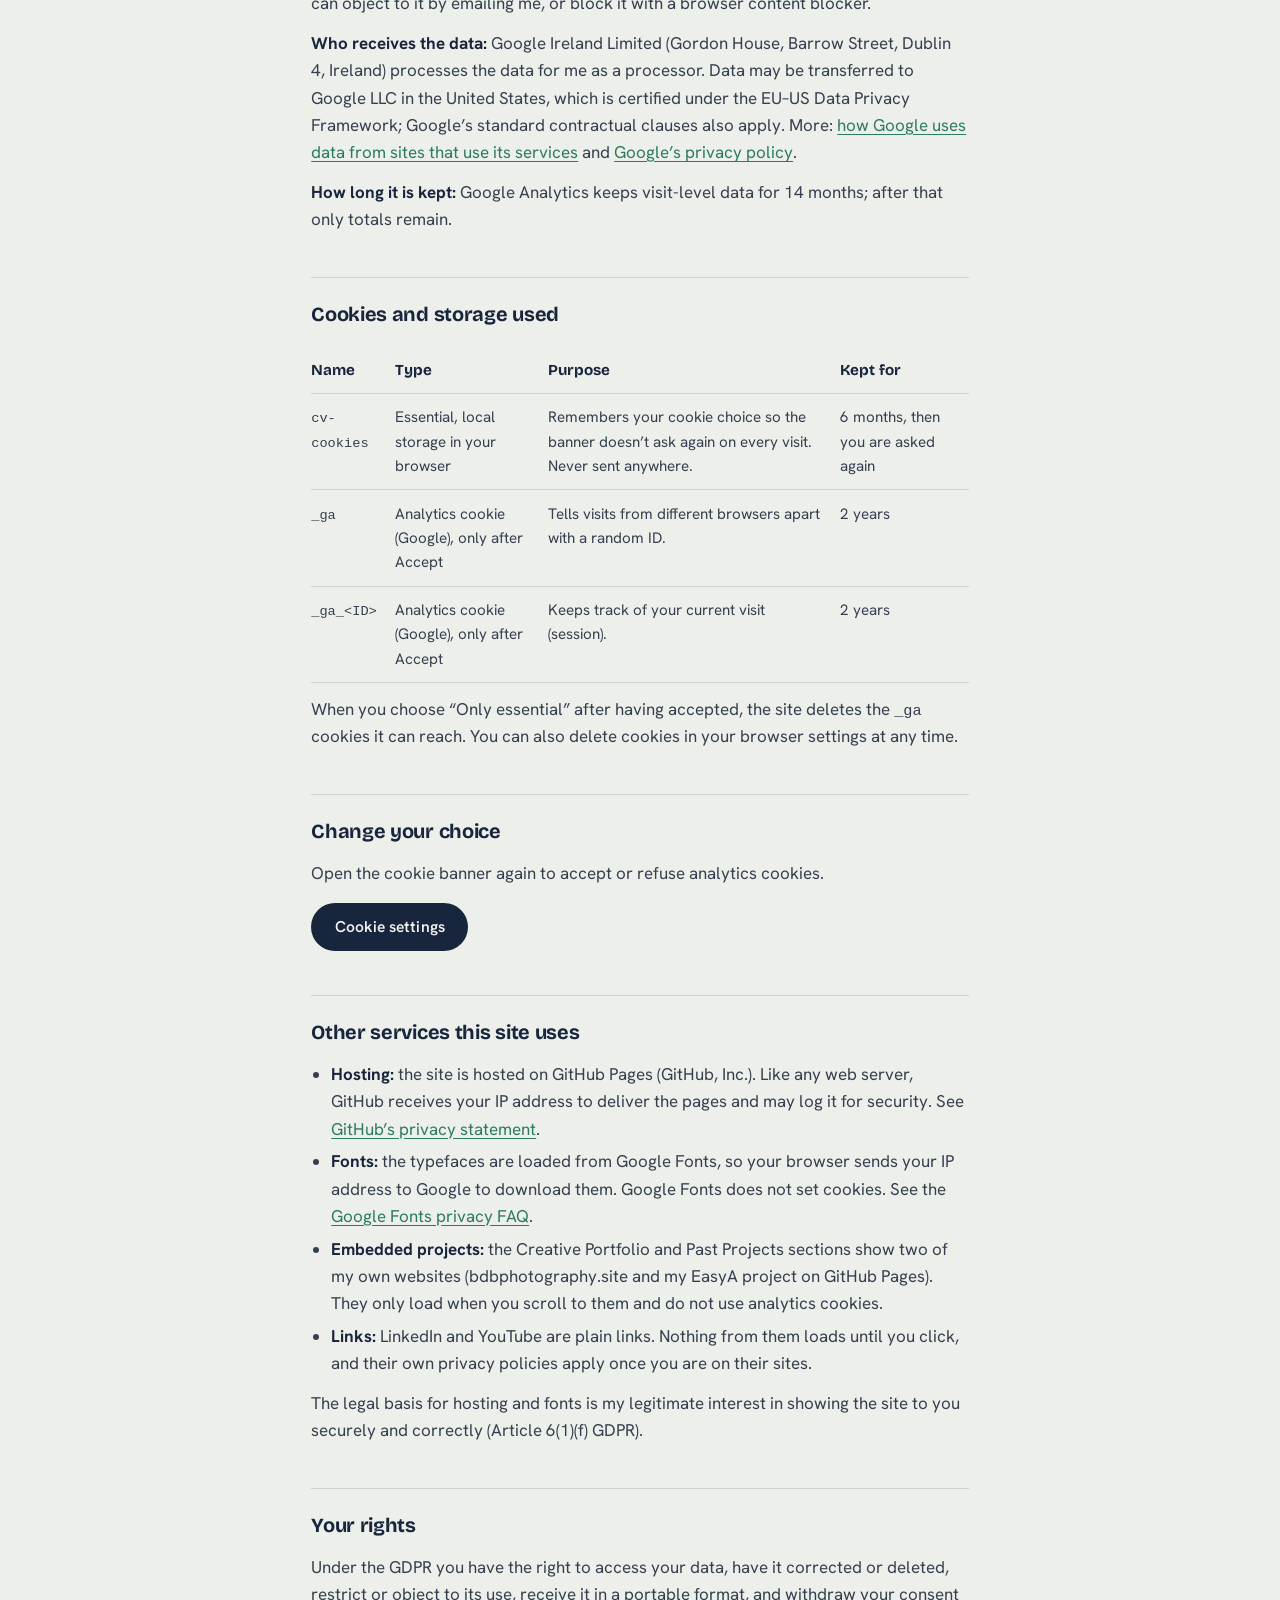
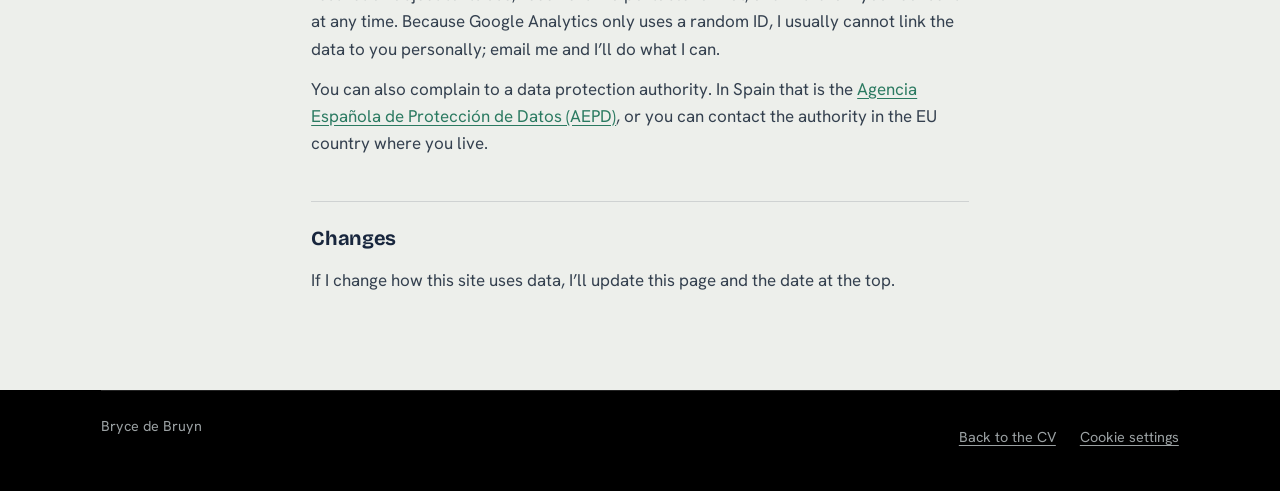
<file: privacy.html>
<!doctype html>
<html lang="en">
<head>
  <meta charset="utf-8">
  <meta name="viewport" content="width=device-width, initial-scale=1">
  <title>Privacy &amp; cookies | Bryce de Bruyn</title>
  <meta name="description" content="How the interactive CV of Bryce de Bruyn uses cookies and Google Analytics, and your rights under the GDPR.">
  <meta name="robots" content="noindex">
  <link rel="icon" href="data:image/svg+xml,%3Csvg xmlns='http://www.w3.org/2000/svg' viewBox='0 0 64 64'%3E%3Crect width='64' height='64' fill='%23000'/%3E%3Ctext x='32' y='42' font-family='Arial,sans-serif' font-weight='700' font-size='26' text-anchor='middle' fill='%23f2f1ee'%3EBdB%3C/text%3E%3C/svg%3E">
  <link rel="preconnect" href="https://fonts.googleapis.com">
  <link rel="preconnect" href="https://fonts.gstatic.com" crossorigin>
  <link href="https://fonts.googleapis.com/css2?family=Bricolage+Grotesque:opsz,wght@12..96,500;12..96,700;12..96,800&family=Hanken+Grotesk:ital,wght@0,400;0,500;0,600;1,400&display=swap" rel="stylesheet">
  <link rel="stylesheet" href="styles.css?v=2">
  <script src="consent.js?v=2"></script>
</head>
<body>
  <a class="skip" href="#main">Skip to content</a>

  <header class="nav is-solid">
    <a class="nav__mark" href="./" aria-label="Bryce de Bruyn, back to the CV">BdB</a>
  </header>

  <main id="main" class="legal">
    <div class="wrap legal__inner">
      <a class="legal__back" href="./">← Back to the CV</a>
      <h1>Privacy &amp; cookie statement</h1>
      <p class="legal__date">Last updated 19 November 2026</p>

      <h2>Who is responsible</h2>
      <p>This website is my personal, interactive CV. I, Bryce de Bruyn (Barcelona, Spain), am the data controller for it. For any question about your data, email me at <a href="mailto:debruynbryce2001@gmail.com">debruynbryce2001@gmail.com</a>.</p>

      <h2>The short version</h2>
      <ul>
        <li>You can read the whole site without accepting any cookies.</li>
        <li>I use Google Analytics 4 to count visits and see which sections people read. Nothing is used for advertising or to build a profile of you.</li>
        <li>Until you choose, and if you press <strong>Only essential</strong>, Google Analytics runs <strong>without cookies</strong>: it only receives anonymous visit counts that cannot recognise you or link your visits together.</li>
        <li>If you press <strong>Accept</strong>, Google Analytics may also set its cookies, so repeat visits can be counted.</li>
        <li>You can change your choice at any time with the button below or “Cookie settings” at the bottom of the CV.</li>
      </ul>

      <h2>Google Analytics</h2>
      <p>Every visit loads Google Analytics 4 through the Google tag, using Google Consent Mode.</p>
      <p><strong>Without consent (before you choose, or “Only essential”):</strong> no cookies are set or read. Google receives anonymous signals (“cookieless pings”) that a page was viewed or something was clicked, with the page, time, approximate country and city, and your device and browser type, but no ID that recognises you or connects one visit to another. Google uses them only to estimate visitor totals.</p>
      <p><strong>With consent (“Accept”):</strong> Google Analytics also sets the cookies listed below. It then collects usage data such as the pages and sections viewed, how long you stay, what you click (for example “Download CV”), the website that sent you here, your approximate location (country and city, derived from your IP address), and your device, browser, operating system and screen size. Its cookies give your browser a random ID so repeat visits can be counted.</p>
      <p>Google Analytics 4 does not log or store IP addresses. Nothing is used for advertising: this site always tells Google that ad storage, ad user data and ad personalisation are refused.</p>
      <p><strong>Legal basis:</strong> for analytics cookies, your consent (Article 6(1)(a) GDPR and Article 22.2 of the Spanish LSSI). You can withdraw it at any time; this does not affect anything processed before you withdrew it. For the anonymous counts without cookies, my legitimate interest in knowing how many people visit my CV (Article 6(1)(f) GDPR). You can object to it by emailing me, or block it with a browser content blocker.</p>
      <p><strong>Who receives the data:</strong> Google Ireland Limited (Gordon House, Barrow Street, Dublin 4, Ireland) processes the data for me as a processor. Data may be transferred to Google LLC in the United States, which is certified under the EU–US Data Privacy Framework; Google’s standard contractual clauses also apply. More: <a href="https://policies.google.com/technologies/partner-sites" target="_blank" rel="noopener">how Google uses data from sites that use its services</a> and <a href="https://policies.google.com/privacy" target="_blank" rel="noopener">Google’s privacy policy</a>.</p>
      <p><strong>How long it is kept:</strong> Google Analytics keeps visit-level data for 14 months; after that only totals remain.</p>

      <h2>Cookies and storage used</h2>
      <div class="legal__table-wrap">
        <table>
          <thead>
            <tr><th scope="col">Name</th><th scope="col">Type</th><th scope="col">Purpose</th><th scope="col">Kept for</th></tr>
          </thead>
          <tbody>
            <tr><td data-label="Name"><code>cv-cookies</code></td><td data-label="Type">Essential, local storage in your browser</td><td data-label="Purpose">Remembers your cookie choice so the banner doesn’t ask again on every visit. Never sent anywhere.</td><td data-label="Kept for">6 months, then you are asked again</td></tr>
            <tr><td data-label="Name"><code>_ga</code></td><td data-label="Type">Analytics cookie (Google), only after Accept</td><td data-label="Purpose">Tells visits from different browsers apart with a random ID.</td><td data-label="Kept for">2 years</td></tr>
            <tr><td data-label="Name"><code>_ga_&lt;ID&gt;</code></td><td data-label="Type">Analytics cookie (Google), only after Accept</td><td data-label="Purpose">Keeps track of your current visit (session).</td><td data-label="Kept for">2 years</td></tr>
          </tbody>
        </table>
      </div>
      <p>When you choose “Only essential” after having accepted, the site deletes the <code>_ga</code> cookies it can reach. You can also delete cookies in your browser settings at any time.</p>

      <h2>Change your choice</h2>
      <p>Open the cookie banner again to accept or refuse analytics cookies.</p>
      <button class="btn btn--dark legal__btn" type="button" data-consent-open>Cookie settings</button>

      <h2>Other services this site uses</h2>
      <ul>
        <li><strong>Hosting:</strong> the site is hosted on GitHub Pages (GitHub, Inc.). Like any web server, GitHub receives your IP address to deliver the pages and may log it for security. See <a href="https://docs.github.com/en/site-policy/privacy-policies/github-general-privacy-statement" target="_blank" rel="noopener">GitHub’s privacy statement</a>.</li>
        <li><strong>Fonts:</strong> the typefaces are loaded from Google Fonts, so your browser sends your IP address to Google to download them. Google Fonts does not set cookies. See the <a href="https://developers.google.com/fonts/faq/privacy" target="_blank" rel="noopener">Google Fonts privacy FAQ</a>.</li>
        <li><strong>Embedded projects:</strong> the Creative Portfolio and Past Projects sections show two of my own websites (bdbphotography.site and my EasyA project on GitHub Pages). They only load when you scroll to them and do not use analytics cookies.</li>
        <li><strong>Links:</strong> LinkedIn and YouTube are plain links. Nothing from them loads until you click, and their own privacy policies apply once you are on their sites.</li>
      </ul>
      <p>The legal basis for hosting and fonts is my legitimate interest in showing the site to you securely and correctly (Article 6(1)(f) GDPR).</p>

      <h2>Your rights</h2>
      <p>Under the GDPR you have the right to access your data, have it corrected or deleted, restrict or object to its use, receive it in a portable format, and withdraw your consent at any time. Because Google Analytics only uses a random ID, I usually cannot link the data to you personally; email me and I’ll do what I can.</p>
      <p>You can also complain to a data protection authority. In Spain that is the <a href="https://www.aepd.es" target="_blank" rel="noopener">Agencia Española de Protección de Datos (AEPD)</a>, or you can contact the authority in the EU country where you live.</p>

      <h2>Changes</h2>
      <p>If I change how this site uses data, I’ll update this page and the date at the top.</p>
    </div>
  </main>

  <footer class="legal-foot">
    <div class="wrap">
      <div class="foot">
        <p>Bryce de Bruyn</p>
        <div class="foot__links">
          <a href="./">Back to the CV</a>
          <button class="foot__btn" type="button" data-consent-open>Cookie settings</button>
        </div>
      </div>
    </div>
  </footer>
</body>
</html>
</file>
<file: styles.css>
/* ============================================================
   Bryce de Bruyn — Interactive CV
   Tokens
   ============================================================ */
:root {
  --black: #000000;
  --night: #07090a;          /* map ocean, a hair off black so land reads */
  --land: #1b2124;
  --land-line: #2c3438;
  --fg-on-dark: #f2f1ee;
  --muted-on-dark: #9ba1a3;
  --line-on-dark: rgba(255, 255, 255, 0.14);

  --paper: #edefeb;
  --white: #fafaf8;
  --navy: #18263d;            /* from the PDF CV's name colour */
  --muted: #59636d;
  --line: rgba(24, 38, 61, 0.14);
  --teal: #2b7a61;            /* the PDF CV's accent */
  --teal-on-dark: #6cc3a3;

  --display: "Bricolage Grotesque", "Helvetica Neue", Arial, sans-serif;
  --body: "Hanken Grotesk", "Helvetica Neue", Arial, sans-serif;

  --step--1: 0.875rem;
  --step-0: 1.0625rem;
  --step-1: 1.25rem;
  --step-2: 1.625rem;
  --step-3: clamp(2rem, 3.6vw, 2.75rem);
  --step-hero: clamp(3.75rem, 10.5vw, 9.5rem);

  --gutter: clamp(1rem, 4vw, 3.5rem);
  --max: 1180px;
  --ease: cubic-bezier(0.22, 0.61, 0.36, 1);
}

*, *::before, *::after { box-sizing: border-box; }
html { scroll-behavior: smooth; -webkit-text-size-adjust: 100%; }
@media (prefers-reduced-motion: reduce) { html { scroll-behavior: auto; } }
body {
  margin: 0;
  background: var(--black);
  color: var(--navy);
  font-family: var(--body);
  font-size: var(--step-0);
  line-height: 1.6;
  -webkit-font-smoothing: antialiased;
  text-rendering: optimizeLegibility;
}
img, svg { display: block; max-width: 100%; }
h1, h2, h3 { font-family: var(--display); margin: 0; font-weight: 700; }
p { margin: 0; }
ul, ol { margin: 0; padding: 0; list-style: none; }
a { color: inherit; }
button { font: inherit; color: inherit; }
:focus-visible { outline: 2px solid var(--teal-on-dark); outline-offset: 3px; border-radius: 2px; }
.section--paper :focus-visible, .section--white :focus-visible { outline-color: var(--teal); }

.skip {
  position: absolute; left: 1rem; top: -4rem; z-index: 100;
  background: var(--fg-on-dark); color: var(--black); padding: .6rem 1rem; text-decoration: none;
}
.skip:focus { top: 1rem; }

.wrap { width: 100%; max-width: var(--max); margin: 0 auto; padding: 0 var(--gutter); }

/* ============================================================
   Buttons
   ============================================================ */
.btn {
  display: inline-flex; align-items: center; justify-content: center;
  min-height: 48px; padding: 0 1.4rem;
  font-family: var(--body); font-weight: 600; font-size: 0.975rem; letter-spacing: 0.005em;
  text-decoration: none; border-radius: 999px; border: 1px solid transparent;
  transition: background-color .2s var(--ease), color .2s var(--ease), border-color .2s var(--ease);
  cursor: pointer; white-space: nowrap;
}
.btn--light { background: var(--fg-on-dark); color: var(--black); }
.btn--light:hover { background: #fff; }
.btn--ghost { background: transparent; border-color: rgba(242, 241, 238, 0.35); color: var(--fg-on-dark); }
.btn--ghost:hover { border-color: var(--fg-on-dark); background: rgba(255, 255, 255, 0.06); }

/* ============================================================
   Nav
   ============================================================ */
.nav {
  position: fixed; inset: 0 0 auto 0; z-index: 50;
  display: flex; align-items: center; gap: 2rem;
  padding: 1.1rem var(--gutter);
  color: var(--fg-on-dark);
  transition: background-color .3s var(--ease), padding .3s var(--ease);
}
.nav.is-solid { background: rgba(0, 0, 0, 0.82); backdrop-filter: blur(10px); -webkit-backdrop-filter: blur(10px); padding-block: .7rem; }
.nav__mark {
  font-family: var(--display); font-weight: 800; font-size: 1.05rem; letter-spacing: -0.02em;
  text-decoration: none; background: var(--fg-on-dark); color: var(--black);
  width: 46px; height: 46px; display: grid; place-items: center;
}
.nav__links { display: flex; gap: 1.6rem; margin-left: auto; }
.nav__links a { text-decoration: none; font-size: 0.95rem; color: var(--muted-on-dark); transition: color .2s; }
.nav__links a:hover, .nav__links a.is-current { color: var(--fg-on-dark); }
.nav__cv {
  font-size: 0.95rem; font-weight: 600; text-decoration: none;
  border-bottom: 1px solid currentColor; padding-bottom: 1px;
}
.nav__toggle { display: none; }

.mobile-menu {
  position: fixed; inset: 0; z-index: 49; background: var(--black);
  display: flex; flex-direction: column; justify-content: center; gap: .4rem;
  padding: 5rem var(--gutter) 2rem;
}
.mobile-menu[hidden] { display: none; }
.mobile-menu a {
  font-family: var(--display); font-weight: 700; font-size: 2.1rem; letter-spacing: -0.02em;
  color: var(--fg-on-dark); text-decoration: none; padding: .2rem 0;
}
.mobile-menu a:last-child { margin-top: 1.2rem; font-size: 1.1rem; font-family: var(--body); font-weight: 600; text-decoration: underline; text-underline-offset: 4px; }

@media (max-width: 1180px) {
  .nav__links, .nav__cv { display: none; }
  .nav { justify-content: space-between; }
  .nav__toggle {
    display: grid; gap: 6px; place-content: center;
    width: 46px; height: 46px; margin-left: auto; background: none; border: 0; cursor: pointer;
  }
  .nav__toggle span { display: block; width: 22px; height: 2px; background: var(--fg-on-dark); transition: transform .25s var(--ease); }
  .nav__toggle[aria-expanded="true"] span:first-child { transform: translateY(4px) rotate(45deg); }
  .nav__toggle[aria-expanded="true"] span:last-child { transform: translateY(-4px) rotate(-45deg); }
}

/* ============================================================
   Hero
   ============================================================ */
.hero {
  position: relative; min-height: 100vh; min-height: 100svh;
  background: var(--black); color: var(--fg-on-dark);
  display: grid; grid-template-columns: minmax(0, 1.08fr) minmax(0, 0.92fr);
  align-items: center; overflow: hidden;
  padding: 6rem var(--gutter) 5rem;
  max-width: 1440px; margin: 0 auto;
}
.hero__text { position: relative; z-index: 2; grid-column: 1; grid-row: 1; padding-left: clamp(0rem, 4vw, 4rem); }
.hero__role {
  font-size: var(--step-1); color: var(--teal-on-dark); font-weight: 500; margin-bottom: 1.25rem;
}
.hero__name {
  font-size: var(--step-hero); font-weight: 800; line-height: 0.88; letter-spacing: -0.045em;
  margin-left: -0.05em;
}
.hero__lede {
  margin-top: 2rem; max-width: 31ch;
  font-size: clamp(1.15rem, 1.6vw, 1.45rem); line-height: 1.45; color: #c9cccb;
}
.hero__actions { display: flex; flex-wrap: wrap; gap: .75rem; margin-top: 2.5rem; }

.hero__photo {
  grid-column: 2; grid-row: 1; align-self: stretch; position: relative;
  margin: 1.5rem calc(var(--gutter) * -1) -5rem 0;
}
.hero__photo img {
  position: absolute; inset: 0; width: 100%; height: 100%;
  object-fit: cover; object-position: 50% 18%;
  filter: grayscale(0.35) contrast(1.06) brightness(0.92);
  -webkit-mask-image: linear-gradient(to bottom, #000 55%, transparent 96%), linear-gradient(to right, transparent 0%, #000 22%);
  -webkit-mask-composite: source-in;
  mask-image: linear-gradient(to bottom, #000 55%, transparent 96%), linear-gradient(to right, transparent 0%, #000 22%);
  mask-composite: intersect;
}
.hero__scroll {
  position: absolute; left: 50%; bottom: 1.5rem; transform: translateX(-50%); z-index: 3;
  width: 28px; height: 46px; display: grid; justify-items: center;
}
.hero__scroll span { width: 1px; height: 100%; background: linear-gradient(var(--fg-on-dark), transparent); }

/* Very wide screens: the photo column stops short of the window edge, so fade its right side too. */
@media (min-width: 1441px) {
  .hero__photo img {
    -webkit-mask-image: linear-gradient(to bottom, #000 55%, transparent 96%), linear-gradient(to right, transparent 0%, #000 22%, #000 80%, transparent 100%);
    mask-image: linear-gradient(to bottom, #000 55%, transparent 96%), linear-gradient(to right, transparent 0%, #000 22%, #000 80%, transparent 100%);
  }
}

/* One orchestrated load sequence: photo resolves out of the dark, then the text. */
@media (prefers-reduced-motion: no-preference) {
  .hero__photo img { animation: develop 1.6s var(--ease) both; }
  .hero__role, .hero__name, .hero__lede, .hero__actions { animation: rise 0.9s var(--ease) both; }
  .hero__role { animation-delay: .45s; }
  .hero__name { animation-delay: .55s; }
  .hero__lede { animation-delay: .75s; }
  .hero__actions { animation-delay: .9s; }
  .hero__scroll span { animation: drip 2.4s 2s var(--ease) infinite; transform-origin: top; }
}
@keyframes develop { from { opacity: 0; transform: scale(1.04); filter: grayscale(1) brightness(0.4); } }
@keyframes rise { from { opacity: 0; transform: translateY(14px); } }
@keyframes drip { 0% { transform: scaleY(0); } 50% { transform: scaleY(1); } 100% { transform: scaleY(1); opacity: 0; } }

@media (max-width: 900px) {
  .hero {
    grid-template-columns: 1fr; grid-template-rows: auto auto; align-items: end;
    padding-top: 0; padding-bottom: 4.5rem;
  }
  .hero__photo { grid-column: 1; grid-row: 1; height: 62svh; min-height: 380px; margin: 0 calc(var(--gutter) * -1); }
  .hero__photo img {
    object-position: 50% 15%;
    -webkit-mask-image: linear-gradient(to bottom, #000 50%, transparent 100%);
    mask-image: linear-gradient(to bottom, #000 50%, transparent 100%);
  }
  .hero__text { grid-row: 2; margin-top: -7rem; padding-left: 0; }
  .hero__lede { margin-top: 1.4rem; }
  .hero__actions { margin-top: 1.8rem; }
  .hero__actions .btn { flex: 1 1 auto; }
  .hero__scroll { display: none; }
}

/* ============================================================
   Journey (map + timeline)
   ============================================================ */
.journey {
  background: var(--black); color: var(--fg-on-dark);
  padding: 5.5rem 0 4rem; scroll-margin-top: 0;
}
.journey__head { max-width: 1440px; margin: 0 auto; padding: 0 var(--gutter) 1.5rem; display: flex; flex-wrap: wrap; align-items: baseline; justify-content: space-between; gap: .5rem 2rem; }
.journey__head h2 { font-size: var(--step-3); letter-spacing: -0.03em; line-height: 1.05; }
.journey__head p { color: var(--muted-on-dark); max-width: 46ch; }

.journey__stage {
  position: relative; max-width: 1440px; margin: 0 auto;
  display: grid; grid-template-columns: 1fr; grid-template-rows: auto;
}
.map {
  position: relative; height: clamp(400px, calc(100svh - 330px), 700px);
  background: var(--night); overflow: hidden;
}
.map svg { width: 100%; height: 100%; touch-action: pan-y; cursor: grab; }
.map.is-grabbing svg { cursor: grabbing; }
.map__zoom { position: absolute; z-index: 3; top: 1.5rem; right: var(--gutter); display: grid; gap: .4rem; }
.ctl--icon { padding: 0; width: 40px; min-width: 40px; min-height: 40px; }
.ctl--icon svg { width: 16px; height: 16px; fill: none; }
.map__hint {
  position: absolute; z-index: 3; left: 50%; top: 1.5rem; transform: translate(-50%, -6px);
  background: rgba(0,0,0,.8); color: var(--fg-on-dark); border: 1px solid var(--line-on-dark);
  padding: .45rem .9rem; border-radius: 999px; font-size: .875rem; white-space: nowrap;
  opacity: 0; pointer-events: none; transition: opacity .2s, transform .2s var(--ease);
}
.map__hint.is-on { opacity: 1; transform: translate(-50%, 0); }
.map__fallback[hidden] { display: none; }
.map__fallback { position: absolute; inset: 0; display: grid; place-items: center; color: var(--muted-on-dark); padding: 2rem; text-align: center; }

.map .sphere { fill: var(--night); }
.map .graticule { fill: none; stroke: rgba(255,255,255,0.045); }
.map .country { fill: var(--land); stroke: var(--land-line); transition: fill .6s var(--ease); }
.map .country.is-visited { fill: #23453b; }
.map .country.is-active { fill: var(--teal); }
.map .country.is-place { fill: #2a3236; }
.map .route { fill: none; stroke: var(--fg-on-dark); stroke-linecap: round; opacity: .9; }
.map .route.is-done { opacity: .45; }
.map .stop-dot { fill: var(--black); stroke: var(--fg-on-dark); cursor: pointer; }
.map .stop-dot.is-active { fill: var(--fg-on-dark); }
.map .stop-dot.is-visited { fill: var(--teal-on-dark); stroke: var(--teal-on-dark); }
.map .stop-label { fill: var(--fg-on-dark); font-family: var(--body); font-weight: 600; paint-order: stroke; stroke: var(--night); stroke-linejoin: round; pointer-events: none; }
.map .place { opacity: 0; transition: opacity .5s var(--ease); pointer-events: none; }
.map.show-places .place { opacity: 1; pointer-events: auto; }
.map .place-dot { fill: none; stroke: var(--teal-on-dark); cursor: pointer; }
.map .place-dot.is-active { fill: var(--teal-on-dark); }
.map .place-label { fill: var(--teal-on-dark); font-family: var(--body); font-weight: 500; paint-order: stroke; stroke: var(--night); stroke-linejoin: round; pointer-events: none; }
.map .hit { fill: transparent; cursor: pointer; }

/* Detail card that floats over the map on wide screens */
.stop-card {
  position: absolute; z-index: 3; left: var(--gutter); top: 1.5rem;
  width: min(380px, 40%); max-height: calc(100% - 3rem); overflow-y: auto; scrollbar-width: thin;
  background: rgba(0, 0, 0, 0.78); backdrop-filter: blur(8px); -webkit-backdrop-filter: blur(8px);
  border: 1px solid var(--line-on-dark);
  padding: 1.5rem 1.5rem 1.4rem;
}
.stop-card__step { font-size: var(--step--1); color: var(--muted-on-dark); display: flex; justify-content: space-between; gap: 1rem; }
.stop-card__country { font-family: var(--display); font-weight: 800; font-size: 2.1rem; letter-spacing: -0.03em; line-height: 1.05; margin-top: .35rem; }
.stop-card__years { font-family: var(--display); font-weight: 500; font-size: 1.15rem; color: var(--teal-on-dark); margin-top: .15rem; }
.stop-card__list { margin-top: 1rem; display: grid; gap: .9rem; }
.stop-card__list li { border-top: 1px solid var(--line-on-dark); padding-top: .85rem; }
.stop-card__list--compact { gap: 0; margin-top: .75rem; }
.stop-card__list--compact li { padding: .3rem 0; }
.stop-card__list--compact + .stop-card__desc { margin-top: .75rem !important; }
.stop-card__kind { font-size: var(--step--1); color: var(--muted-on-dark); }
.stop-card__title { font-weight: 600; line-height: 1.35; }
.stop-card__desc { color: #c9cccb; font-size: 0.95rem; line-height: 1.5; margin-top: .25rem; }
@media (prefers-reduced-motion: no-preference) {
  .stop-card.is-swapping > * { animation: cardIn .45s var(--ease) both; }
}
@keyframes cardIn { from { opacity: 0; transform: translateY(6px); } }

.map__controls {
  position: absolute; z-index: 3; right: var(--gutter); bottom: 1.25rem;
  display: flex; flex-wrap: wrap; gap: .5rem; justify-content: flex-end; align-items: center;
}
.ctl {
  display: inline-flex; align-items: center; gap: .55rem; min-height: 44px; min-width: 44px; justify-content: center;
  padding: 0 .9rem; border-radius: 999px; cursor: pointer;
  background: rgba(0,0,0,.72); border: 1px solid var(--line-on-dark); color: var(--fg-on-dark);
  font-size: 0.925rem; font-weight: 600;
  transition: border-color .2s, background-color .2s;
}
.ctl:hover { border-color: rgba(255,255,255,.5); }
.ctl svg { width: 14px; height: 14px; fill: currentColor; }
.ctl--play { background: var(--fg-on-dark); color: var(--black); border-color: var(--fg-on-dark); padding: 0 1.1rem; }
.ctl--play:hover { background: #fff; }
.ctl--play .i-pause { display: none; }
.ctl--play.is-playing .i-play { display: none; }
.ctl--play.is-playing .i-pause { display: block; }
.ctl--toggle { font-weight: 500; gap: .5rem; }
.ctl--toggle input { accent-color: var(--teal-on-dark); width: 16px; height: 16px; margin: 0; }

/* Timeline under the map: columns keep their width and the row scrolls sideways */
.timeline {
  position: relative; max-width: 1440px; margin: 0 auto; padding: 2.2rem var(--gutter) .9rem;
  display: grid; grid-auto-flow: column; grid-auto-columns: max(190px, calc((100% - 2 * var(--gutter)) / 7)); gap: 0;
  overflow-x: auto; scroll-snap-type: x proximity; scroll-padding-left: var(--gutter);
  scrollbar-width: thin; scrollbar-color: rgba(255,255,255,.28) transparent;
}
.timeline::-webkit-scrollbar { height: 6px; }
.timeline::-webkit-scrollbar-thumb { background: rgba(255,255,255,.28); border-radius: 3px; }
.tl-stop { scroll-snap-align: start; }
.tl-stop::before { content: ""; position: absolute; top: 7px; left: 0; right: 0; height: 1px; background: var(--line-on-dark); transition: background-color .6s var(--ease); }
.tl-stop.is-visited::before { background: var(--teal-on-dark); }
.tl-stop:last-child::before { display: none; }
.tl-stop__dot { position: relative; z-index: 1; }
.tl-stop { position: relative; }
.tl-stop button {
  all: unset; box-sizing: border-box; cursor: pointer; display: block; width: 100%; padding: 0 1rem 0 0;
}
.tl-stop button:focus-visible { outline: 2px solid var(--teal-on-dark); outline-offset: 4px; }
.tl-stop__dot {
  display: block; width: 15px; height: 15px; border-radius: 50%;
  background: var(--black); border: 1px solid var(--muted-on-dark);
  transition: background-color .3s, border-color .3s, transform .3s var(--ease);
}
.tl-stop.is-visited .tl-stop__dot { background: var(--teal-on-dark); border-color: var(--teal-on-dark); }
.tl-stop.is-active .tl-stop__dot { background: var(--fg-on-dark); border-color: var(--fg-on-dark); transform: scale(1.25); }
.tl-stop__years { display: block; margin-top: 1rem; font-size: var(--step--1); color: var(--muted-on-dark); }
.tl-stop__country { display: block; font-family: var(--display); font-weight: 700; font-size: 1.3rem; letter-spacing: -0.02em; color: var(--muted-on-dark); transition: color .3s; }
.tl-stop__school { display: block; font-size: 0.875rem; line-height: 1.4; color: #6f7678; margin-top: .25rem; transition: color .3s; }
.tl-stop button:hover .tl-stop__country,
.tl-stop.is-active .tl-stop__country { color: var(--fg-on-dark); }
.tl-stop.is-active .tl-stop__school { color: var(--muted-on-dark); }
.tl-stop.is-visited .tl-stop__country { color: #cfd3d2; }

@media (max-width: 900px) {
  .journey { padding-top: 5rem; }
  .map { height: 46svh; min-height: 300px; }
  .stop-card {
    position: relative; left: auto; top: auto; width: auto; order: 3;
    margin: 0 var(--gutter); background: transparent; backdrop-filter: none; border: 0; border-bottom: 1px solid var(--line-on-dark);
    padding: 1.4rem 0 1.5rem; max-height: none; overflow: visible;
  }
  .map__zoom { top: .75rem; }
  .map__controls { position: relative; right: auto; bottom: auto; order: 2; justify-content: flex-start; padding: 1rem var(--gutter) 0; }
  .ctl--toggle { flex-basis: 100%; justify-content: flex-start; background: transparent; border: 0; padding-left: 0; }
  .timeline { grid-auto-columns: 62%; scrollbar-width: none; padding-bottom: .5rem; }
  .timeline::-webkit-scrollbar { display: none; }
}

/* ============================================================
   Content sections
   ============================================================ */
.section { padding: clamp(4rem, 9vw, 7rem) 0; }
.section--tight { padding-top: 0; }
.section--paper { background: var(--paper); }
.section--white { background: var(--white); }
.section--white.section--tight { padding-top: clamp(4rem, 9vw, 7rem); }
.section--dark { background: var(--black); color: var(--fg-on-dark); }
.section__head { display: flex; flex-wrap: wrap; align-items: baseline; justify-content: space-between; gap: .5rem 2rem; margin-bottom: 2.5rem; }
.section__head h2 { font-size: var(--step-3); letter-spacing: -0.03em; line-height: 1.05; }
.section__head p { color: var(--muted); }
.section--dark .section__head p { color: var(--muted-on-dark); }
.meta { color: var(--muted); font-size: 0.95rem; }

/* Profile */
.profile { display: grid; grid-template-columns: minmax(0, 1fr) minmax(0, 3fr); gap: 2rem 4rem; }
.profile h2 { font-size: var(--step-3); letter-spacing: -0.03em; line-height: 1.05; }
.profile__text {
  font-family: var(--display); font-weight: 500; font-size: clamp(1.35rem, 2.3vw, 1.85rem);
  line-height: 1.38; letter-spacing: -0.012em; max-width: 36em; color: var(--navy);
}
@media (max-width: 760px) { .profile { grid-template-columns: 1fr; } }

/* Portfolio embed */
.embed { margin: 0; }
.embed__frame { display: none; }
.embed.has-embed .embed__frame {
  display: block; position: relative; aspect-ratio: 16 / 9; width: 100%;
  border: 1px solid var(--line-on-dark); background: var(--night); overflow: hidden;
}
.embed__frame iframe { position: absolute; inset: 0; width: 100%; height: 100%; border: 0; }
.embed.has-embed .embed__fallback { display: none; }
.embed__fallback {
  position: relative; min-height: 340px; overflow: hidden;
  display: flex; flex-direction: column; justify-content: flex-end; gap: 1.5rem;
  padding: clamp(1.5rem, 4vw, 3rem);
  border: 1px solid var(--line-on-dark);
  background:
    radial-gradient(120% 90% at 85% 10%, rgba(108, 195, 163, 0.16), transparent 55%),
    radial-gradient(80% 70% at 10% 100%, rgba(255, 255, 255, 0.06), transparent 60%),
    var(--night);
}
.embed__title { font-family: var(--display); font-weight: 800; font-size: clamp(2.2rem, 6vw, 4.5rem); letter-spacing: -0.04em; line-height: 0.95; }
.embed__links { display: flex; flex-wrap: wrap; gap: .75rem; }
.embed__cap { margin-top: 1rem; display: flex; flex-wrap: wrap; align-items: center; justify-content: space-between; gap: .75rem 1.5rem; font-size: 0.95rem; color: var(--muted-on-dark); }
.embed__cap[hidden] { display: none; }

/* Past projects */
.project__head { display: flex; flex-wrap: wrap; align-items: center; gap: 1rem 1.5rem; padding-bottom: 2rem; border-bottom: 1px solid var(--line); }
.project__logo { width: 150px; height: auto; flex: none; }
.project__title { font-size: clamp(1.5rem, 2.8vw, 2.1rem); letter-spacing: -0.025em; line-height: 1.12; max-width: 24ch; }
.project__grid { display: grid; grid-template-columns: minmax(0, 1fr) minmax(0, 2.2fr); gap: 2.5rem 4rem; padding-top: 2.25rem; }
.project h4 { font-family: var(--display); font-weight: 700; font-size: 1.2rem; letter-spacing: -0.01em; margin: 0 0 .75rem; }
.project__info { align-self: start; position: sticky; top: 88px; }
.project__info dl { margin: 0; border-top: 1px solid var(--line); }
.project__info dl > div { padding: .8rem 0; border-bottom: 1px solid var(--line); }
.project__info dt { font-size: var(--step--1); color: var(--muted); }
.project__info dd { margin: .1rem 0 0; font-weight: 600; line-height: 1.4; }
.project__body { display: grid; gap: 2.25rem; }
.project__part p { color: #34404f; max-width: 64ch; }
.project__part p + p, .project__part p + .bullets, .project__part .bullets + p { margin-top: .75rem; }
.project__part .bullets { max-width: 64ch; color: #34404f; }
.project__part strong { color: var(--navy); font-weight: 600; }
.embed--project { margin-top: 3rem; }
.embed--project.has-embed .embed__frame { aspect-ratio: 16 / 10; border-color: var(--line); background: #090c17; }
.embed--project .embed__fallback { min-height: 260px; color: var(--fg-on-dark); }
.embed--project .embed__cap { color: var(--muted); }
.btn--dark { background: var(--navy); color: var(--fg-on-dark); }
.btn--dark:hover { background: #22344f; }
@media (max-width: 900px) {
  .project__grid { grid-template-columns: 1fr; }
  .project__info { position: static; }
}
@media (max-width: 640px) {
  .project__logo { width: 120px; }
  .embed--project.has-embed .embed__frame { aspect-ratio: auto; height: 70svh; min-height: 420px; }
}

/* Experience */
.entries { border-top: 1px solid var(--line); }
.entry {
  display: grid; grid-template-columns: minmax(0, 2fr) minmax(0, 3fr); gap: .75rem 3rem;
  padding: 1.8rem 0; border-bottom: 1px solid var(--line);
}
.entry h3 { font-size: 1.3rem; letter-spacing: -0.015em; line-height: 1.25; }
.entry__head .meta { margin-top: .3rem; color: var(--teal); font-weight: 600; }
.entry__body { color: #34404f; max-width: 62ch; }
.bullets { display: grid; gap: .55rem; }
.bullets li { position: relative; padding-left: 1.1rem; }
.bullets li::before { content: ""; position: absolute; left: 0; top: .7em; width: 5px; height: 5px; border-radius: 50%; background: var(--teal); }
.bullets a { text-underline-offset: 3px; text-decoration-color: rgba(43, 122, 97, .5); }
@media (max-width: 760px) { .entry { grid-template-columns: 1fr; } }

/* "Show on map" pins */
.pin {
  display: inline-flex; align-items: center; gap: .4rem;
  background: none; border: 0; padding: .35rem 0; cursor: pointer;
  font-size: 0.875rem; font-weight: 600; color: var(--teal);
  text-decoration: underline; text-decoration-color: rgba(43,122,97,.35); text-underline-offset: 4px;
  transition: text-decoration-color .2s;
}
.pin::before {
  content: ""; width: 8px; height: 8px; border-radius: 50%; border: 1.5px solid currentColor; flex: none;
}
.pin:hover { text-decoration-color: currentColor; }
.pin--inline { margin-left: .4rem; vertical-align: baseline; padding: 0; }

/* Volunteer */
.vol { display: grid; grid-template-columns: repeat(2, minmax(0, 1fr)); gap: 0 3rem; border-top: 1px solid var(--line); }
.vol__item { padding: 1.8rem 0; border-bottom: 1px solid var(--line); display: flex; flex-direction: column; gap: .5rem; }
.vol__item h3 { font-size: 1.3rem; letter-spacing: -0.015em; }
.vol__item .meta { color: var(--teal); font-weight: 600; margin-top: -.3rem; }
.vol__item p:not(.meta) { color: #34404f; max-width: 52ch; }
.vol__item .pin { align-self: flex-start; margin-top: auto; }
@media (max-width: 760px) { .vol { grid-template-columns: 1fr; } }

/* Education */
.edu { border-top: 1px solid var(--line); }
.edu__item {
  display: grid; grid-template-columns: minmax(0, 1fr) minmax(0, 2.4fr) auto; gap: .4rem 2.5rem; align-items: baseline;
  padding: 1.5rem 0; border-bottom: 1px solid var(--line);
}
.edu__years { font-family: var(--display); font-weight: 500; color: var(--muted); font-size: 1.05rem; }
.edu__item h3 { font-size: 1.25rem; letter-spacing: -0.015em; line-height: 1.3; }
.edu__school { color: var(--muted); font-style: italic; }
.edu__item > div p:not(.edu__school) { color: #34404f; margin-top: .2rem; }
@media (max-width: 760px) {
  .edu__item { grid-template-columns: 1fr; }
  .edu__item .pin { justify-self: start; }
}

/* Skills & languages */
.skills { display: grid; grid-template-columns: repeat(2, minmax(0, 1fr)); gap: 2.5rem 3rem; }
.skills h3, .sub { font-size: 1.15rem; letter-spacing: -0.01em; margin-bottom: 1rem; }
.chips { display: flex; flex-direction: column; align-items: flex-start; gap: .5rem; }
.chips li {
  padding: .5rem .95rem; border: 1px solid var(--line); border-radius: 999px; background: var(--white);
  font-size: 0.95rem; line-height: 1.35;
}
.skills__col:first-child .chips li { border-color: rgba(43,122,97,.35); }
.sub { margin-top: 3.5rem; }
.langs { display: grid; grid-template-columns: repeat(3, minmax(0, 1fr)); gap: 1rem 3rem; border-top: 1px solid var(--line); }
.langs li { padding-top: 1rem; display: flex; flex-direction: column; }
.langs__name { font-family: var(--display); font-weight: 700; font-size: 1.6rem; letter-spacing: -0.02em; }
.langs__lvl { color: var(--muted); }
@media (max-width: 760px) {
  .skills { grid-template-columns: 1fr; }
  .langs { grid-template-columns: 1fr; gap: 0; }
  .langs li { flex-direction: row; justify-content: space-between; align-items: baseline; gap: 1rem; padding: .9rem 0; border-bottom: 1px solid var(--line); }
  .langs__name { font-size: 1.3rem; }
  .langs__lvl { text-align: right; }
}

/* Interests */
.interests { display: grid; grid-template-columns: repeat(4, minmax(0, 1fr)); gap: 2rem; }
.interests li { border-top: 2px solid var(--navy); padding-top: 1rem; }
.interests h3 { font-size: 1.15rem; letter-spacing: -0.01em; line-height: 1.3; }
.interests p { color: var(--muted); margin-top: .35rem; }
@media (max-width: 900px) { .interests { grid-template-columns: repeat(2, minmax(0, 1fr)); } }
@media (max-width: 520px) { .interests { grid-template-columns: 1fr; gap: 1.5rem; } }

/* Contact */
.contact { background: var(--black); color: var(--fg-on-dark); padding: clamp(4.5rem, 10vw, 8rem) 0 0; }
.contact__inner h2 { font-size: clamp(2.75rem, 8vw, 6.5rem); font-weight: 800; letter-spacing: -0.045em; line-height: 0.92; }
.contact__list { margin-top: 3rem; border-top: 1px solid var(--line-on-dark); }
.contact__list li {
  display: grid; grid-template-columns: 8rem minmax(0, 1fr) auto; gap: .5rem 1.5rem; align-items: baseline;
  padding: 1.1rem 0; border-bottom: 1px solid var(--line-on-dark);
}
.contact__k { color: var(--muted-on-dark); font-size: 0.95rem; }
.contact__list a { font-size: clamp(1.05rem, 2vw, 1.35rem); text-decoration: none; overflow-wrap: anywhere; transition: color .2s; }
.contact__list a:hover { color: var(--teal-on-dark); }
.copy {
  background: none; border: 1px solid var(--line-on-dark); border-radius: 999px; padding: .3rem .8rem;
  font-size: 0.85rem; color: var(--muted-on-dark); cursor: pointer; transition: color .2s, border-color .2s;
}
.copy:hover { color: var(--fg-on-dark); border-color: rgba(255,255,255,.45); }
.contact__actions { display: flex; flex-wrap: wrap; gap: .75rem; margin-top: 2.5rem; }
@media (max-width: 640px) {
  .contact__list li { grid-template-columns: 1fr auto; }
  .contact__k { grid-column: 1 / -1; font-size: 0.85rem; }
}
.foot-wrap { margin-top: clamp(4rem, 8vw, 6rem); }
.foot {
  display: flex; justify-content: space-between; gap: 1rem;
  padding: 1.5rem 0 2rem;
  border-top: 1px solid var(--line-on-dark); color: var(--muted-on-dark); font-size: 0.9rem;
}
.foot a { text-underline-offset: 3px; }
.foot__links { display: flex; flex-wrap: wrap; justify-content: flex-end; gap: .25rem 1.5rem; }
.foot__links a, .foot__btn { display: inline-flex; align-items: center; min-height: 44px; }
.foot__btn {
  background: none; border: 0; padding: 0; cursor: pointer; color: inherit; font-size: inherit;
  text-decoration: underline; text-underline-offset: 3px;
}
.foot a:hover, .foot__btn:hover { color: var(--fg-on-dark); }
@media (max-width: 640px) {
  .foot { flex-direction: column; gap: .25rem; }
  .foot__links { justify-content: flex-start; }
}

/* Cookie banner (consent.js) */
.consent {
  position: fixed; z-index: 70; right: 1.25rem; bottom: 1.25rem; width: min(420px, calc(100% - 2rem));
  background: rgba(10, 12, 13, 0.95); backdrop-filter: blur(10px); -webkit-backdrop-filter: blur(10px);
  color: var(--fg-on-dark); border: 1px solid var(--line-on-dark);
  padding: 1.25rem 1.25rem 1.1rem;
  box-shadow: 0 18px 40px rgba(0, 0, 0, 0.35);
}
.consent :focus-visible { outline-color: var(--teal-on-dark); }
.consent__title { font-size: 1.15rem; letter-spacing: -0.01em; }
.consent__text { margin-top: .4rem; font-size: 0.925rem; line-height: 1.5; color: #c9cccb; }
.consent__more { margin-top: .5rem; font-size: 0.925rem; }
.consent__more a { color: var(--teal-on-dark); text-underline-offset: 3px; }
.consent__more a:hover { color: var(--fg-on-dark); }
.consent__actions { display: grid; grid-template-columns: 1fr 1fr; gap: .6rem; margin-top: 1rem; }
/* Both choices look the same on purpose: refusing must be as easy as accepting. */
.consent__btn {
  min-height: 46px; padding: 0 1rem; border-radius: 999px; cursor: pointer;
  font-family: var(--body); font-weight: 600; font-size: 0.95rem;
  background: transparent; color: var(--fg-on-dark); border: 1px solid rgba(242, 241, 238, 0.5);
  transition: background-color .2s var(--ease), color .2s var(--ease), border-color .2s var(--ease);
}
.consent__btn:hover { background: var(--fg-on-dark); color: var(--black); border-color: var(--fg-on-dark); }
.consent__btn:active { transform: translateY(1px); }
.consent__now { margin-top: .7rem; font-size: 0.8rem; color: var(--muted-on-dark); }
@media (prefers-reduced-motion: no-preference) {
  .consent { animation: rise .5s 1.2s var(--ease) both; }
}
@media (max-width: 640px) {
  .consent { right: .75rem; left: .75rem; bottom: .75rem; width: auto; padding: 1rem 1rem .9rem; }
  .consent__text, .consent__more { font-size: 0.875rem; }
  .consent__actions { margin-top: .8rem; }
}

/* Privacy & cookie statement (privacy.html) */
.legal { background: var(--paper); min-height: 100vh; padding: clamp(7rem, 12vw, 9rem) 0 clamp(4rem, 8vw, 6rem); }
.legal :focus-visible { outline-color: var(--teal); }
.legal__inner { max-width: 760px; }
.legal__back { display: inline-flex; align-items: center; min-height: 44px; color: var(--muted); text-underline-offset: 3px; }
.legal__back:hover { color: var(--navy); }
.legal h1 { font-size: var(--step-3); letter-spacing: -0.03em; line-height: 1.05; margin-top: 1rem; }
.legal__date { color: var(--muted); margin-top: .6rem; }
.legal h2 { font-size: var(--step-1); letter-spacing: -0.015em; margin-top: 2.75rem; padding-top: 1.25rem; border-top: 1px solid var(--line); }
.legal p, .legal ul { margin-top: .8rem; color: #34404f; }
.legal ul { list-style: disc; padding-left: 1.25rem; }
.legal li + li { margin-top: .35rem; }
.legal a { color: var(--teal); text-underline-offset: 3px; overflow-wrap: anywhere; }
.legal strong { color: var(--navy); }
.legal__table-wrap { margin-top: 1rem; overflow-x: auto; }
.legal table { width: 100%; border-collapse: collapse; font-size: 0.95rem; min-width: 520px; }
.legal th, .legal td { text-align: left; vertical-align: top; padding: .7rem .8rem .7rem 0; border-bottom: 1px solid var(--line); }
.legal th { font-family: var(--display); font-weight: 700; color: var(--navy); }
.legal td { color: #34404f; }
.legal code { font-size: 0.9em; }
@media (max-width: 640px) {
  .legal table { min-width: 0; }
  .legal thead { display: none; }
  .legal tr { display: block; padding: .9rem 0; border-bottom: 1px solid var(--line); }
  .legal td { display: block; border: 0; padding: .15rem 0; }
  .legal td::before { content: attr(data-label) ": "; font-weight: 600; color: var(--navy); }
  .legal td:first-child::before { content: none; }
  .legal td:first-child { font-weight: 600; color: var(--navy); }
}
.legal__btn { margin-top: 1rem; }
.legal-foot { background: var(--black); }
.legal-foot .foot { margin-top: 0; }

/* Toast */
.toast {
  position: fixed; left: 50%; bottom: 1.5rem; z-index: 60; transform: translate(-50%, 20px);
  background: var(--fg-on-dark); color: var(--black); padding: .7rem 1.1rem; border-radius: 999px;
  font-weight: 600; font-size: 0.95rem; opacity: 0; pointer-events: none; transition: opacity .25s, transform .25s var(--ease);
}
.toast.is-on { opacity: 1; transform: translate(-50%, 0); }

/* Anchor offset for fixed nav */
section[id] { scroll-margin-top: 64px; }
#journey { scroll-margin-top: 0; }
</file>
